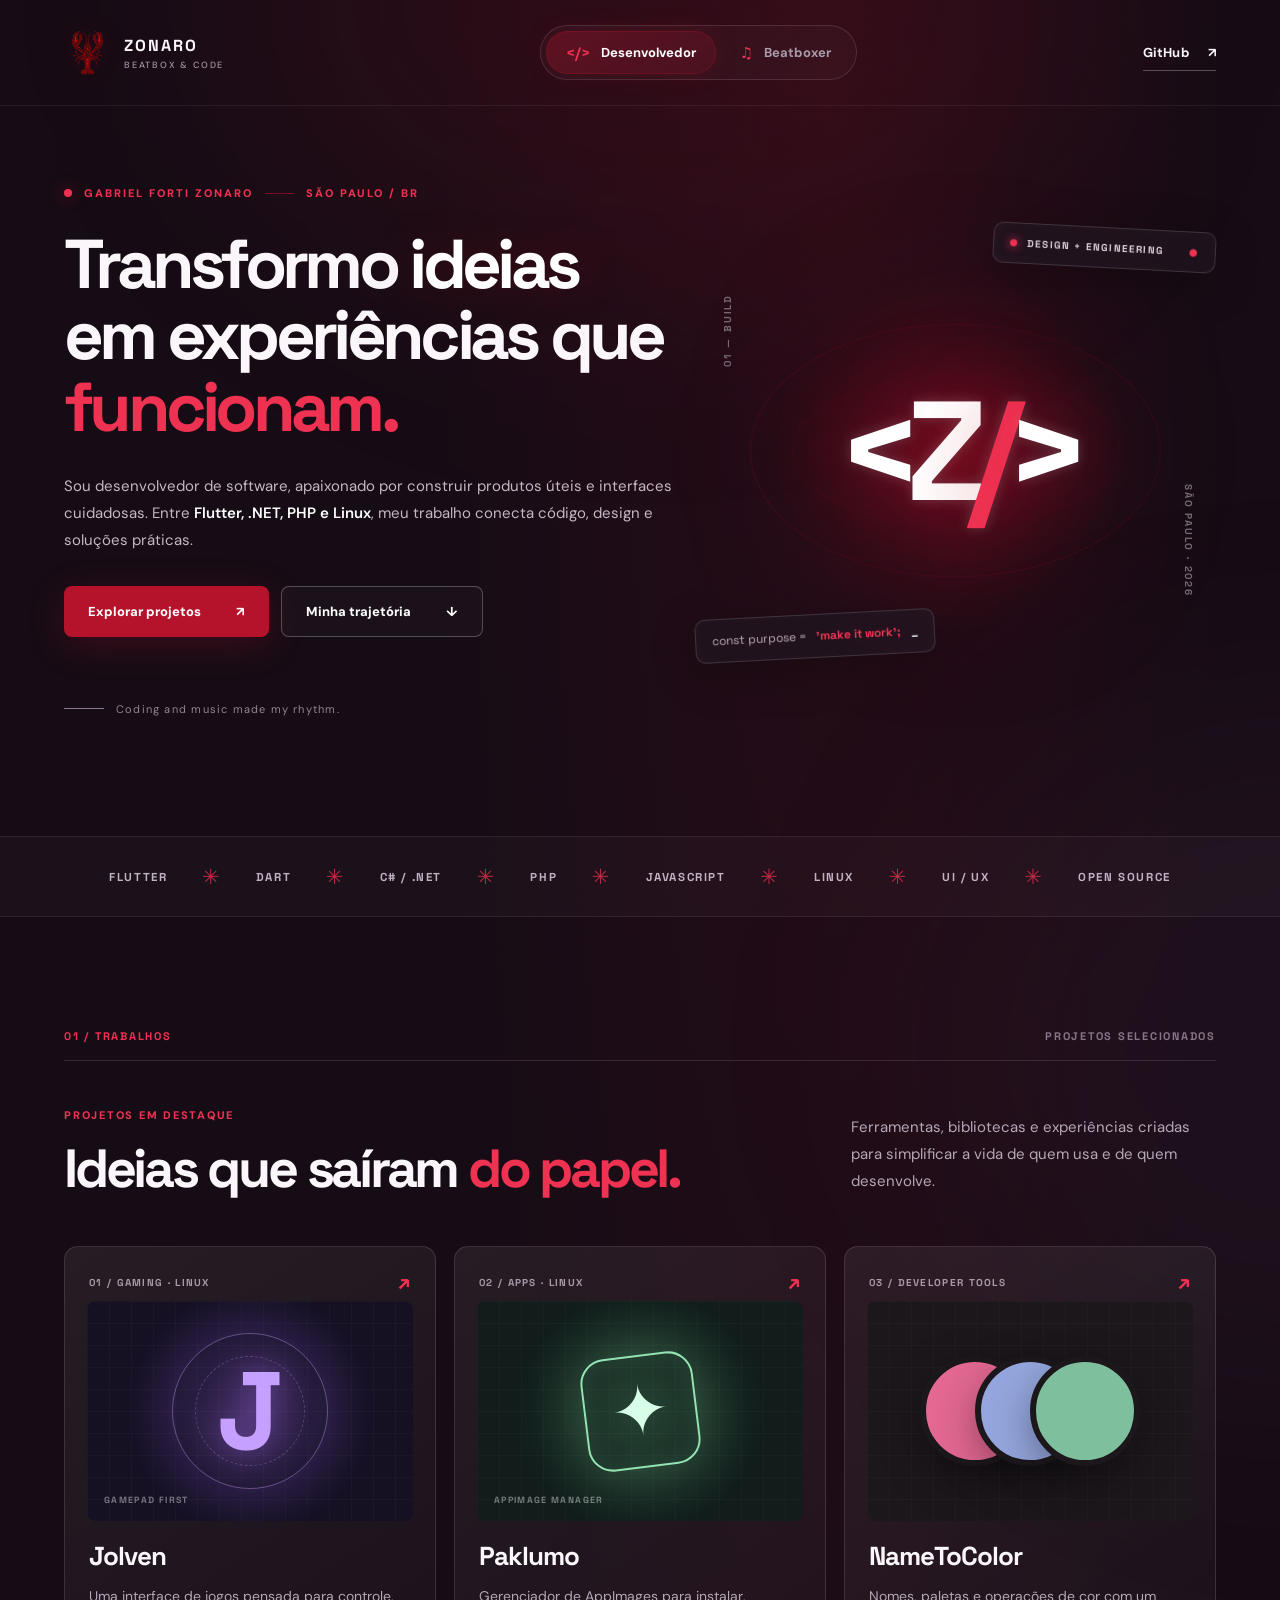
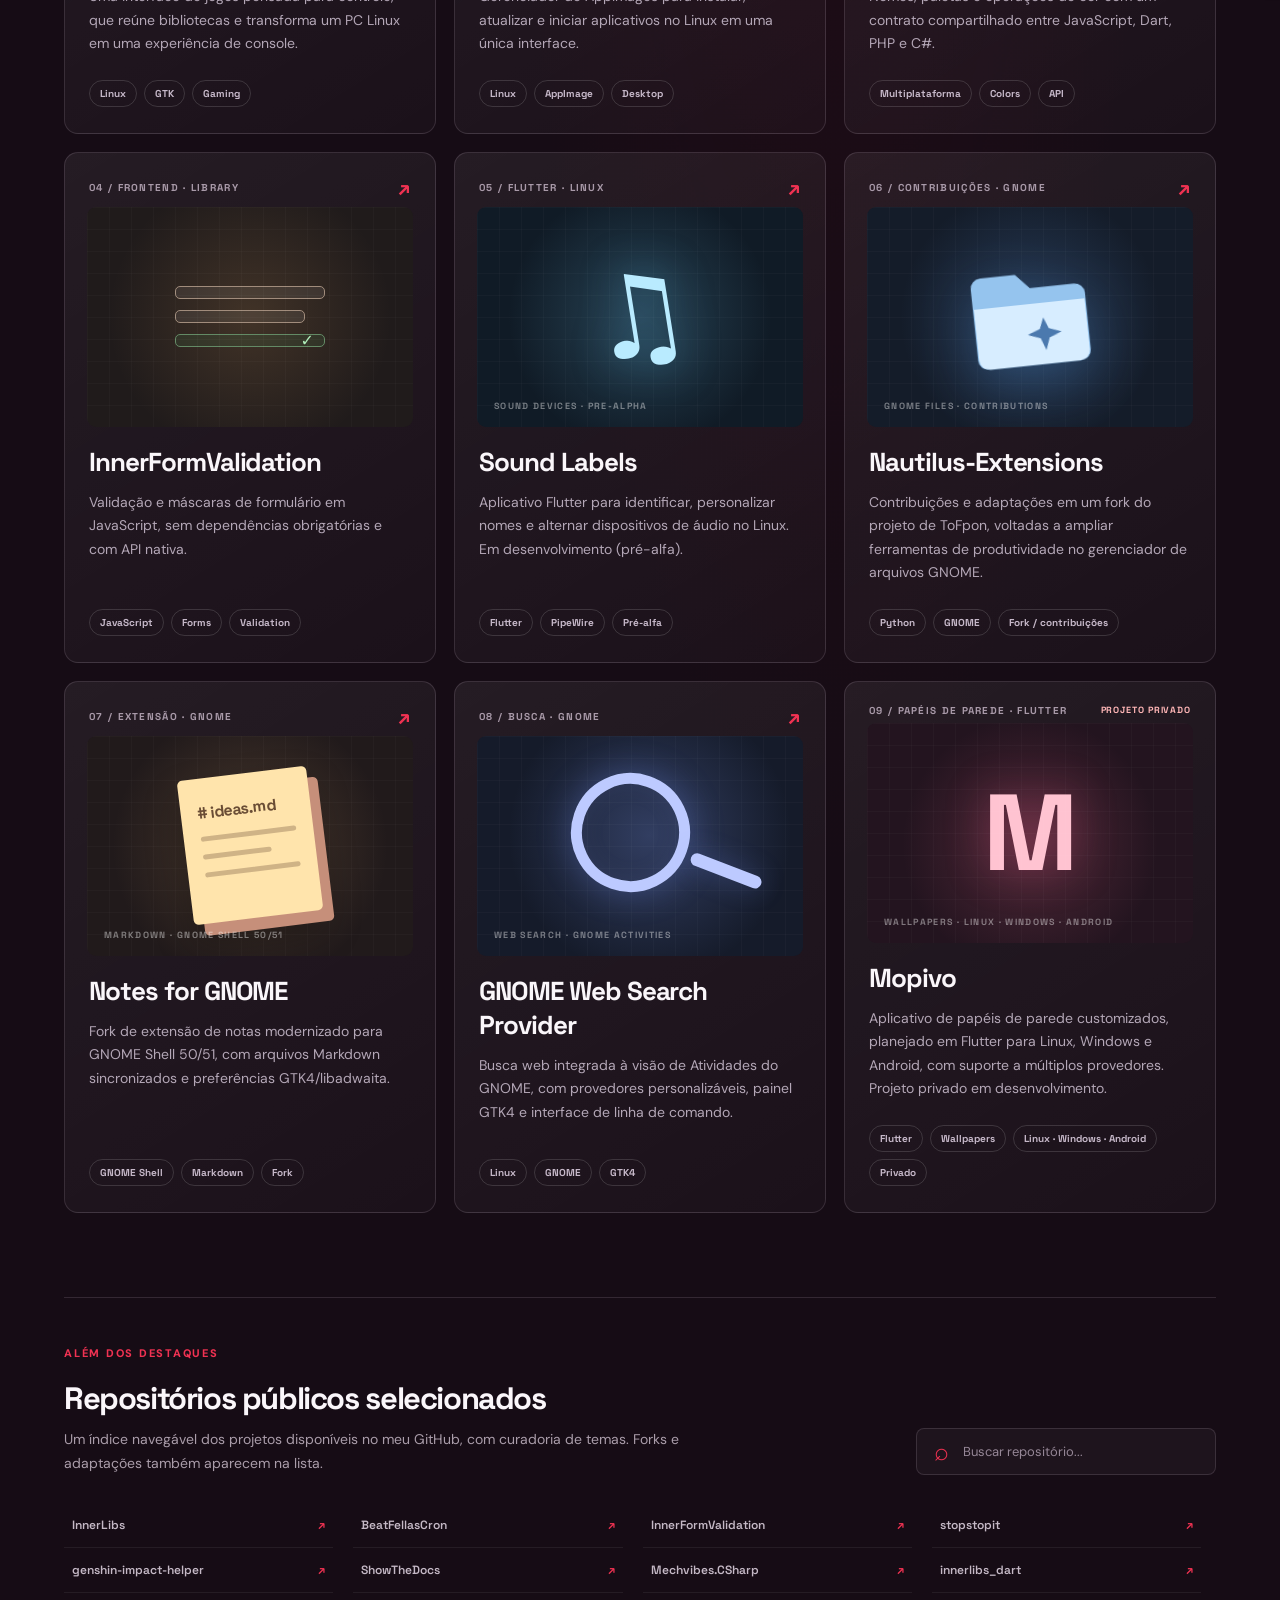
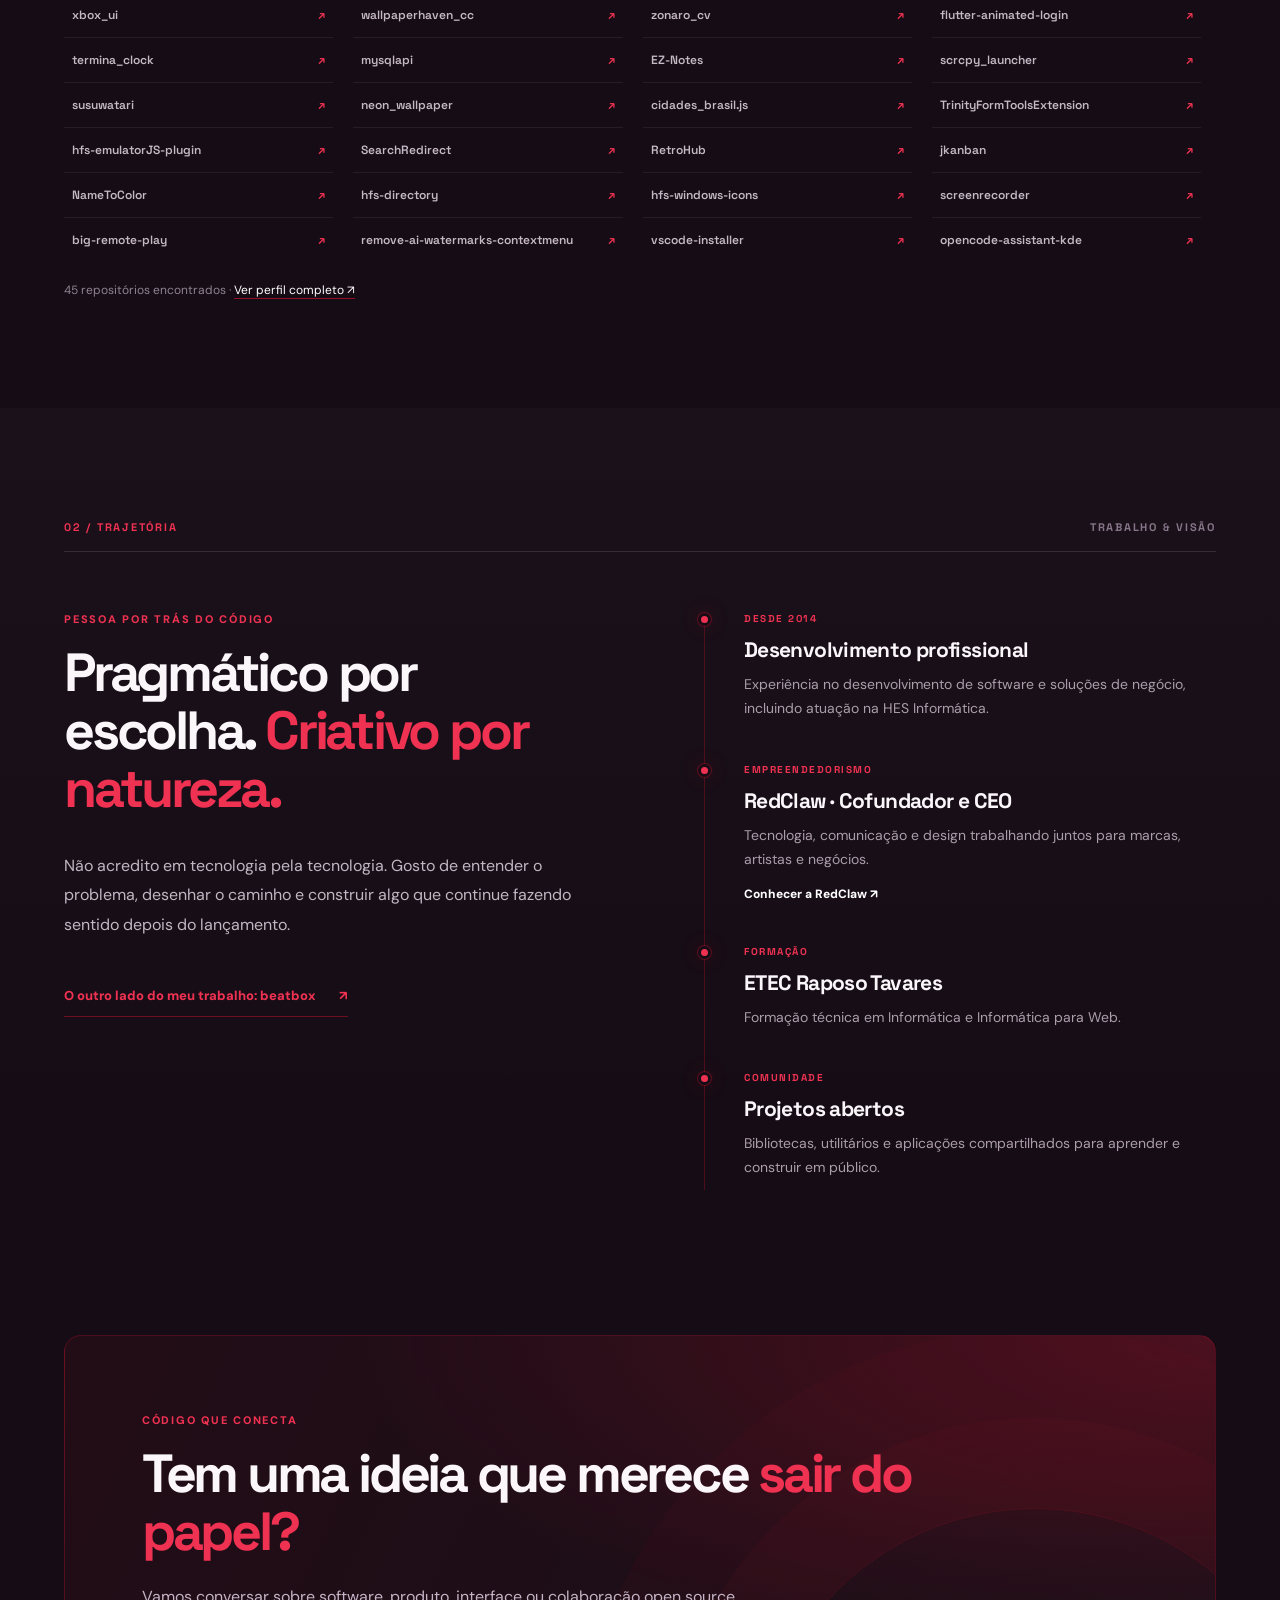
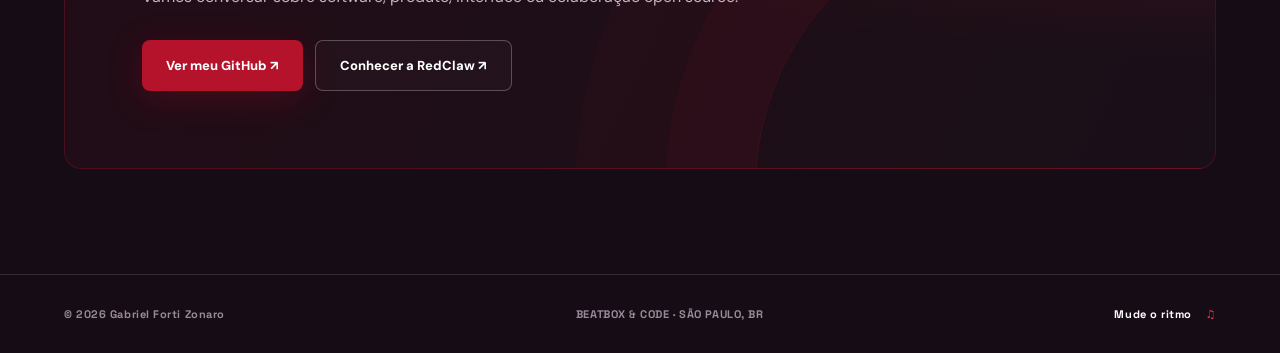
<file: index.html>
<!doctype html>
<html lang="pt-BR" data-persona="dev">
<head>
  <meta charset="utf-8">
  <meta name="viewport" content="width=device-width,initial-scale=1">
  <meta name="color-scheme" content="dark">
  <meta name="theme-color" content="#160c15">
  <meta name="description" content="Gabriel Forti Zonaro: desenvolvedor de software desde 2014, criador de projetos open source em Flutter, Dart, C#, .NET, PHP e Linux. CEO e cofundador da RedClaw.">
  <meta name="author" content="Gabriel Forti Zonaro">
  <meta name="robots" content="index,follow,max-image-preview:large">
  <meta property="og:type" content="profile">
  <meta property="og:locale" content="pt_BR">
  <meta property="og:site_name" content="Zonaro · Beatbox & Code">
  <meta property="og:title" content="Gabriel Forti Zonaro — Desenvolvedor & Criador">
  <meta property="og:description" content="Código, design e música no mesmo ritmo. Conheça os projetos de software de Zonaro e sua atuação na RedClaw.">
  <meta property="og:url" content="https://zonaro.github.io/">
  <meta property="og:image" content="https://avatars.githubusercontent.com/u/8564191?v=4">
  <meta name="twitter:card" content="summary">
  <link rel="canonical" href="https://zonaro.github.io/">
  <link rel="alternate" type="application/json" href="/profile.json" title="Perfil estruturado">
  <link rel="icon" type="image/svg+xml" href="/assets/favicon.svg">
  <link rel="preconnect" href="https://fonts.googleapis.com">
  <link rel="preconnect" href="https://fonts.gstatic.com" crossorigin>
  <link href="https://fonts.googleapis.com/css2?family=DM+Sans:wght@400;500;600;700;800&family=Space+Grotesk:wght@400;500;600;700&display=swap" rel="stylesheet">
  <link rel="stylesheet" href="/assets/styles.css">
  <script defer src="/assets/main.js"></script>
  <script type="application/ld+json">
  {
    "@context":"https://schema.org","@type":"Person","@id":"https://zonaro.github.io/#person",
    "name":"Gabriel Forti Zonaro","alternateName":["Zonaro","Kaizonaro"],
    "url":"https://zonaro.github.io/","image":"https://avatars.githubusercontent.com/u/8564191?v=4",
    "description":"Desenvolvedor de software brasileiro, CEO e cofundador da RedClaw, músico e beatboxer.",
    "homeLocation":{"@type":"Place","name":"São Paulo, SP, Brasil"},
    "jobTitle":["Desenvolvedor de software","CEO e cofundador da RedClaw","Beatboxer"],
    "knowsAbout":["Flutter","Dart","C#",".NET","PHP","JavaScript","Linux","Desenvolvimento web","Beatbox"],
    "worksFor":[{"@type":"Organization","name":"HES Informática"},{"@type":"Organization","name":"RedClaw","url":"https://redclaw.com.br/"}],
    "sameAs":["https://github.com/zonaro","https://redclaw.com.br/","https://instagram.com/kaizonaro","https://www.youtube.com/kaizonaro","https://soundcloud.com/kaizonaro","https://www.tiktok.com/@kaizonarobbx"]
  }
  </script>
  <title>Gabriel Forti Zonaro — Desenvolvedor | Beatbox & Code</title>
</head>
<body>
  <a class="skip-link" href="#conteudo">Pular para o conteúdo</a>
  <div class="ambient ambient-a" aria-hidden="true"></div>
  <div class="ambient ambient-b" aria-hidden="true"></div>
  <header class="site-header">
    <a class="brand" href="/" aria-label="Zonaro, página inicial"><img class="brand-logo" src="/assets/redclaw-logo.svg" alt="" width="47" height="47"><span class="brand-text">ZONARO<span class="brand-sub">BEATBOX & CODE</span></span></a>
    <nav class="persona-nav" aria-label="Escolha uma área do portfólio">
      <a class="persona-link active" href="/" aria-current="page"><span class="nav-icon" aria-hidden="true">&lt;/&gt;</span> Desenvolvedor</a>
      <a class="persona-link" href="/beatbox/"><span class="nav-icon" aria-hidden="true">♫</span> Beatboxer</a>
    </nav>
    <a class="header-cta" href="https://github.com/zonaro" target="_blank" rel="noopener noreferrer">GitHub <span aria-hidden="true">↗</span></a>
  </header>

  <main id="conteudo">
    <section class="hero section-shell">
      <div class="hero-copy">
        <p class="eyebrow"><span class="live-dot"></span> GABRIEL FORTI ZONARO <span class="eyebrow-line"></span> SÃO PAULO / BR</p>
        <h1>Transformo <span class="headline-accent">ideias</span> em experiências que <em>funcionam.</em></h1>
        <p class="hero-description">Sou desenvolvedor de software, apaixonado por construir produtos úteis e interfaces cuidadosas. Entre <strong>Flutter, .NET, PHP e Linux</strong>, meu trabalho conecta código, design e soluções práticas.</p>
        <div class="hero-actions">
          <a class="button button-primary" href="#destaques">Explorar projetos <span aria-hidden="true">↗</span></a>
          <a class="button button-ghost" href="#sobre">Minha trajetória <span aria-hidden="true">↓</span></a>
        </div>
        <div class="hero-caption"><span class="caption-rule"></span> Coding and music made my rhythm.</div>
      </div>
      <div class="hero-visual" aria-label="Composição gráfica com código e luz vermelha" role="img">
        <div class="halo halo-one"></div><div class="halo halo-two"></div>
        <div class="orbit orbit-one"></div><div class="orbit orbit-two"></div>
        <div class="visual-glyph">&lt;Z<span>/</span>&gt;</div>
        <div class="visual-panel top-panel"><span class="panel-dot"></span> DESIGN + ENGINEERING <span class="panel-check">●</span></div>
        <div class="visual-panel bottom-panel"><span>const purpose =</span><strong> 'make it work';</strong><span class="cursor">_</span></div>
        <span class="visual-coord coord-left">01 — BUILD</span><span class="visual-coord coord-right">SÃO PAULO · 2026</span>
      </div>
    </section>

    <section class="ticker" aria-label="Especialidades"><div class="ticker-track"><span>FLUTTER</span><i>✳</i><span>DART</span><i>✳</i><span>C# / .NET</span><i>✳</i><span>PHP</span><i>✳</i><span>JAVASCRIPT</span><i>✳</i><span>LINUX</span><i>✳</i><span>UI / UX</span><i>✳</i><span>OPEN SOURCE</span></div></section>

    <section id="destaques" class="section-shell showcase">
      <div class="section-topline"><span class="section-number">01 / TRABALHOS</span><span class="section-side">PROJETOS SELECIONADOS</span></div>
      <div class="section-heading-row"><div><p class="section-kicker">PROJETOS EM DESTAQUE</p><h2>Ideias que saíram <em>do papel.</em></h2></div><p>Ferramentas, bibliotecas e experiências criadas para simplificar a vida de quem usa e de quem desenvolve.</p></div>
      <div class="project-grid">
        <!-- PORTFOLIO:SHOWCASE:START -->
        <a class="project-card" data-curation="secondary" href="https://github.com/zonaro/jolven" target="_blank" rel="noopener noreferrer">
          <div class="card-meta"><span>01 / GAMING · LINUX</span><span class="card-arrow">↗</span></div>
          <div class="card-art card-art-jolven" aria-hidden="true"><span class="art-ring"></span><span class="art-symbol">J</span><span class="art-small">GAMEPAD FIRST</span></div>
          <div class="card-content"><h3>Jolven</h3><p>Uma interface de jogos pensada para controle, que reúne bibliotecas e transforma um PC Linux em uma experiência de console.</p><div class="chips"><span>Linux</span><span>GTK</span><span>Gaming</span></div></div>
        </a>
        <a class="project-card" data-curation="secondary" href="https://github.com/zonaro/Paklumo" target="_blank" rel="noopener noreferrer">
          <div class="card-meta"><span>02 / APPS · LINUX</span><span class="card-arrow">↗</span></div>
          <div class="card-art card-art-paklumo" aria-hidden="true"><span class="app-box">✦</span><span class="art-small">APPIMAGE MANAGER</span></div>
          <div class="card-content"><h3>Paklumo</h3><p>Gerenciador de AppImages para instalar, atualizar e iniciar aplicativos no Linux em uma única interface.</p><div class="chips"><span>Linux</span><span>AppImage</span><span>Desktop</span></div></div>
        </a>
        <a class="project-card" data-curation="secondary" href="https://github.com/zonaro/NameToColor" target="_blank" rel="noopener noreferrer">
          <div class="card-meta"><span>03 / DEVELOPER TOOLS</span><span class="card-arrow">↗</span></div>
          <div class="card-art card-art-colors" aria-hidden="true"><span class="color-disc color-one"></span><span class="color-disc color-two"></span><span class="color-disc color-three"></span></div>
          <div class="card-content"><h3>NameToColor</h3><p>Nomes, paletas e operações de cor com um contrato compartilhado entre JavaScript, Dart, PHP e C#.</p><div class="chips"><span>Multiplataforma</span><span>Colors</span><span>API</span></div></div>
        </a>
        <a class="project-card" data-curation="secondary" href="https://github.com/zonaro/InnerFormValidation" target="_blank" rel="noopener noreferrer">
          <div class="card-meta"><span>04 / FRONTEND · LIBRARY</span><span class="card-arrow">↗</span></div>
          <div class="card-art card-art-form" aria-hidden="true"><div class="form-line"></div><div class="form-line form-line-short"></div><div class="form-line form-line-check">✓</div></div>
          <div class="card-content"><h3>InnerFormValidation</h3><p>Validação e máscaras de formulário em JavaScript, sem dependências obrigatórias e com API nativa.</p><div class="chips"><span>JavaScript</span><span>Forms</span><span>Validation</span></div></div>
        </a>
        <a class="project-card" data-curation="secondary" href="https://github.com/zonaro/sound-labels" target="_blank" rel="noopener noreferrer">
          <div class="card-meta"><span>05 / FLUTTER · LINUX</span><span class="card-arrow">↗</span></div>
          <div class="card-art card-art-audio" aria-hidden="true"><span class="audio-wave">♫</span><span class="art-small">SOUND DEVICES · PRE-ALPHA</span></div>
          <div class="card-content"><h3>Sound Labels</h3><p>Aplicativo Flutter para identificar, personalizar nomes e alternar dispositivos de áudio no Linux. Em desenvolvimento (pré-alfa).</p><div class="chips"><span>Flutter</span><span>PipeWire</span><span>Pré-alfa</span></div></div>
        </a>
        <a class="project-card" data-curation="secondary" href="https://github.com/zonaro/Nautilus-Extensions" target="_blank" rel="noopener noreferrer">
          <div class="card-meta"><span>06 / CONTRIBUIÇÕES · GNOME</span><span class="card-arrow">↗</span></div>
          <div class="card-art card-art-nautilus" aria-hidden="true"><svg class="nautilus-folder" viewBox="0 0 128 128"><path d="M14 35a9 9 0 0 1 9-9h31l12 13h39a9 9 0 0 1 9 9v50a9 9 0 0 1-9 9H23a9 9 0 0 1-9-9Z" fill="#95c4ee"/><path d="M15 53h98v45a9 9 0 0 1-9 9H24a9 9 0 0 1-9-9Z" fill="#d7edff"/><path d="m75 66 4 10 11 4-11 4-4 11-4-11-11-4 11-4Z" fill="#4b79ae"/></svg><span class="art-small">GNOME FILES · CONTRIBUTIONS</span></div>
          <div class="card-content"><h3>Nautilus-Extensions</h3><p>Contribuições e adaptações em um fork do projeto de ToFpon, voltadas a ampliar ferramentas de produtividade no gerenciador de arquivos GNOME.</p><div class="chips"><span>Python</span><span>GNOME</span><span>Fork / contribuições</span></div></div>
        </a>
        <a class="project-card" data-curation="secondary" href="https://github.com/zonaro/notes-extension-gnome" target="_blank" rel="noopener noreferrer">
          <div class="card-meta"><span>07 / EXTENSÃO · GNOME</span><span class="card-arrow">↗</span></div>
          <div class="card-art card-art-notes" aria-hidden="true"><div class="note-sheet"><span># ideas.md</span><i></i><i></i><i></i></div><span class="art-small">MARKDOWN · GNOME SHELL 50/51</span></div>
          <div class="card-content"><h3>Notes for GNOME</h3><p>Fork de extensão de notas modernizado para GNOME Shell 50/51, com arquivos Markdown sincronizados e preferências GTK4/libadwaita.</p><div class="chips"><span>GNOME Shell</span><span>Markdown</span><span>Fork</span></div></div>
        </a>
        <a class="project-card" data-curation="secondary" href="https://github.com/zonaro/gnome-web-search-provider" target="_blank" rel="noopener noreferrer">
          <div class="card-meta"><span>08 / BUSCA · GNOME</span><span class="card-arrow">↗</span></div>
          <div class="card-art card-art-search" aria-hidden="true"><span class="search-lens"></span><span class="art-small">WEB SEARCH · GNOME ACTIVITIES</span></div>
          <div class="card-content"><h3>GNOME Web Search Provider</h3><p>Busca web integrada à visão de Atividades do GNOME, com provedores personalizáveis, painel GTK4 e interface de linha de comando.</p><div class="chips"><span>Linux</span><span>GNOME</span><span>GTK4</span></div></div>
        </a>
        <article class="project-card project-card-private" data-curation="secondary">
          <div class="card-meta"><span>09 / PAPÉIS DE PAREDE · FLUTTER</span><span class="private-label">PROJETO PRIVADO</span></div>
          <div class="card-art card-art-mopivo" aria-hidden="true"><span class="mopivo-letter">M</span><span class="art-small">WALLPAPERS · LINUX · WINDOWS · ANDROID</span></div>
          <div class="card-content"><h3>Mopivo</h3><p>Aplicativo de papéis de parede customizados, planejado em Flutter para Linux, Windows e Android, com suporte a múltiplos provedores. Projeto privado em desenvolvimento.</p><div class="chips"><span>Flutter</span><span>Wallpapers</span><span>Linux · Windows · Android</span><span>Privado</span></div></div>
        </article>
        <!-- PORTFOLIO:SHOWCASE:END -->
      </div>
      <div class="catalog">
        <div class="catalog-heading"><div><p class="section-kicker">ALÉM DOS DESTAQUES</p><h3>Repositórios públicos selecionados</h3><p>Um índice navegável dos projetos disponíveis no meu GitHub, com curadoria de temas. Forks e adaptações também aparecem na lista.</p></div><label class="search-wrap"><span class="sr-only">Buscar repositório</span><span aria-hidden="true">⌕</span><input id="repo-search" type="search" placeholder="Buscar repositório..." autocomplete="off"></label></div>
        <ul class="repo-list" id="repo-list">
          <!-- PORTFOLIO:CATALOG:START -->
          <li><a href="https://github.com/zonaro/InnerLibs">InnerLibs <span>↗</span></a></li>
          <li><a href="https://github.com/zonaro/BeatFellasCron">BeatFellasCron <span>↗</span></a></li>
          <li><a href="https://github.com/zonaro/InnerFormValidation">InnerFormValidation <span>↗</span></a></li>
          <li><a href="https://github.com/zonaro/stopstopit">stopstopit <span>↗</span></a></li>
          <li><a href="https://github.com/zonaro/genshin-impact-helper">genshin-impact-helper <span>↗</span></a></li>
          <li><a href="https://github.com/zonaro/ShowTheDocs">ShowTheDocs <span>↗</span></a></li>
          <li><a href="https://github.com/zonaro/Mechvibes.CSharp">Mechvibes.CSharp <span>↗</span></a></li>
          <li><a href="https://github.com/zonaro/innerlibs_dart">innerlibs_dart <span>↗</span></a></li>
          <li><a href="https://github.com/zonaro/xbox_ui">xbox_ui <span>↗</span></a></li>
          <li><a href="https://github.com/zonaro/wallpaperhaven_cc">wallpaperhaven_cc <span>↗</span></a></li>
          <li><a href="https://github.com/zonaro/zonaro_cv">zonaro_cv <span>↗</span></a></li>
          <li><a href="https://github.com/zonaro/flutter-animated-login">flutter-animated-login <span>↗</span></a></li>
          <li><a href="https://github.com/zonaro/termina_clock">termina_clock <span>↗</span></a></li>
          <li><a href="https://github.com/zonaro/mysqlapi">mysqlapi <span>↗</span></a></li>
          <li><a href="https://github.com/zonaro/EZ-Notes">EZ-Notes <span>↗</span></a></li>
          <li><a href="https://github.com/zonaro/scrcpy_launcher">scrcpy_launcher <span>↗</span></a></li>
          <li><a href="https://github.com/zonaro/susuwatari">susuwatari <span>↗</span></a></li>
          <li><a href="https://github.com/zonaro/neon_wallpaper">neon_wallpaper <span>↗</span></a></li>
          <li><a href="https://github.com/zonaro/cidades_brasil.js">cidades_brasil.js <span>↗</span></a></li>
          <li><a href="https://github.com/zonaro/TrinityFormToolsExtension">TrinityFormToolsExtension <span>↗</span></a></li>
          <li><a href="https://github.com/zonaro/hfs-emulatorJS-plugin">hfs-emulatorJS-plugin <span>↗</span></a></li>
          <li><a href="https://github.com/zonaro/SearchRedirect">SearchRedirect <span>↗</span></a></li>
          <li><a href="https://github.com/zonaro/RetroHub">RetroHub <span>↗</span></a></li>
          <li><a href="https://github.com/zonaro/jkanban">jkanban <span>↗</span></a></li>
          <li><a href="https://github.com/zonaro/NameToColor">NameToColor <span>↗</span></a></li>
          <li><a href="https://github.com/zonaro/hfs-directory">hfs-directory <span>↗</span></a></li>
          <li><a href="https://github.com/zonaro/hfs-windows-icons">hfs-windows-icons <span>↗</span></a></li>
          <li><a href="https://github.com/zonaro/screenrecorder">screenrecorder <span>↗</span></a></li>
          <li><a href="https://github.com/zonaro/big-remote-play">big-remote-play <span>↗</span></a></li>
          <li><a href="https://github.com/zonaro/remove-ai-watermarks-contextmenu">remove-ai-watermarks-contextmenu <span>↗</span></a></li>
          <li><a href="https://github.com/zonaro/vscode-installer">vscode-installer <span>↗</span></a></li>
          <li><a href="https://github.com/zonaro/opencode-assistant-kde">opencode-assistant-kde <span>↗</span></a></li>
          <li><a href="https://github.com/zonaro/TwinTailLauncher-br-lang">TwinTailLauncher-br-lang <span>↗</span></a></li>
          <li><a href="https://github.com/zonaro/scrcpy-installer">scrcpy-installer <span>↗</span></a></li>
          <li><a href="https://github.com/zonaro/SwtFrontend">SwtFrontend <span>↗</span></a></li>
          <li><a href="https://github.com/zonaro/gnome-web-search-provider">gnome-web-search-provider <span>↗</span></a></li>
          <li><a href="https://github.com/zonaro/Nautilus-Extensions">Nautilus-Extensions <span>↗</span></a></li>
          <li><a href="https://github.com/zonaro/jolven">jolven <span>↗</span></a></li>
          <li><a href="https://github.com/zonaro/linuxtoys">linuxtoys <span>↗</span></a></li>
          <li><a href="https://github.com/zonaro/sound-labels">sound-labels <span>↗</span></a></li>
          <li><a href="https://github.com/zonaro/Paklumo">Paklumo <span>↗</span></a></li>
          <li><a href="https://github.com/zonaro/notes-extension-gnome">notes-extension-gnome <span>↗</span></a></li>
          <li><a href="https://github.com/zonaro/DekUI-Fork">DekUI-Fork <span>↗</span></a></li>
          <li><a href="https://github.com/zonaro/opencode-claudinio">opencode-claudinio <span>↗</span></a></li>
          <li><a href="https://github.com/zonaro/opencode-codex-wait">opencode-codex-wait <span>↗</span></a></li>
          <!-- PORTFOLIO:CATALOG:END -->
        </ul>
        <p class="catalog-count" aria-live="polite"><span id="repo-count">45</span> repositórios encontrados · <a href="https://github.com/zonaro?tab=repositories" target="_blank" rel="noopener noreferrer">Ver perfil completo ↗</a></p>
      </div>
    </section>

    <section id="sobre" class="section-shell about-section">
      <div class="section-topline"><span class="section-number">02 / TRAJETÓRIA</span><span class="section-side">TRABALHO & VISÃO</span></div>
      <div class="about-layout">
        <div><p class="section-kicker">PESSOA POR TRÁS DO CÓDIGO</p><h2>Pragmático por escolha. <em>Criativo por natureza.</em></h2><p class="about-lead">Não acredito em tecnologia pela tecnologia. Gosto de entender o problema, desenhar o caminho e construir algo que continue fazendo sentido depois do lançamento.</p><a class="text-link" href="/beatbox/">O outro lado do meu trabalho: beatbox <span aria-hidden="true">↗</span></a></div>
        <div class="timeline">
          <article><span class="timeline-marker"></span><p class="timeline-date">DESDE 2014</p><h3>Desenvolvimento profissional</h3><p>Experiência no desenvolvimento de software e soluções de negócio, incluindo atuação na HES Informática.</p></article>
          <article><span class="timeline-marker"></span><p class="timeline-date">EMPREENDEDORISMO</p><h3>RedClaw · Cofundador e CEO</h3><p>Tecnologia, comunicação e design trabalhando juntos para marcas, artistas e negócios.</p><a href="https://redclaw.com.br/" target="_blank" rel="noopener noreferrer">Conhecer a RedClaw ↗</a></article>
          <article><span class="timeline-marker"></span><p class="timeline-date">FORMAÇÃO</p><h3>ETEC Raposo Tavares</h3><p>Formação técnica em Informática e Informática para Web.</p></article>
          <article><span class="timeline-marker"></span><p class="timeline-date">COMUNIDADE</p><h3>Projetos abertos</h3><p>Bibliotecas, utilitários e aplicações compartilhados para aprender e construir em público.</p></article>
        </div>
      </div>
    </section>

    <section class="section-shell closing-section"><div class="closing-panel"><p class="section-kicker">CÓDIGO QUE CONECTA</p><h2>Tem uma ideia que merece <em>sair do papel?</em></h2><p>Vamos conversar sobre software, produto, interface ou colaboração open source.</p><div class="hero-actions"><a class="button button-primary" href="https://github.com/zonaro" target="_blank" rel="noopener noreferrer">Ver meu GitHub ↗</a><a class="button button-ghost" href="https://redclaw.com.br/" target="_blank" rel="noopener noreferrer">Conhecer a RedClaw ↗</a></div></div></section>
  </main>
  <footer class="site-footer"><span>© <span data-year>2026</span> Gabriel Forti Zonaro</span><span>BEATBOX & CODE · SÃO PAULO, BR</span><a href="/beatbox/">Mude o ritmo <span aria-hidden="true">♫</span></a></footer>
</body>
</html>
</file>
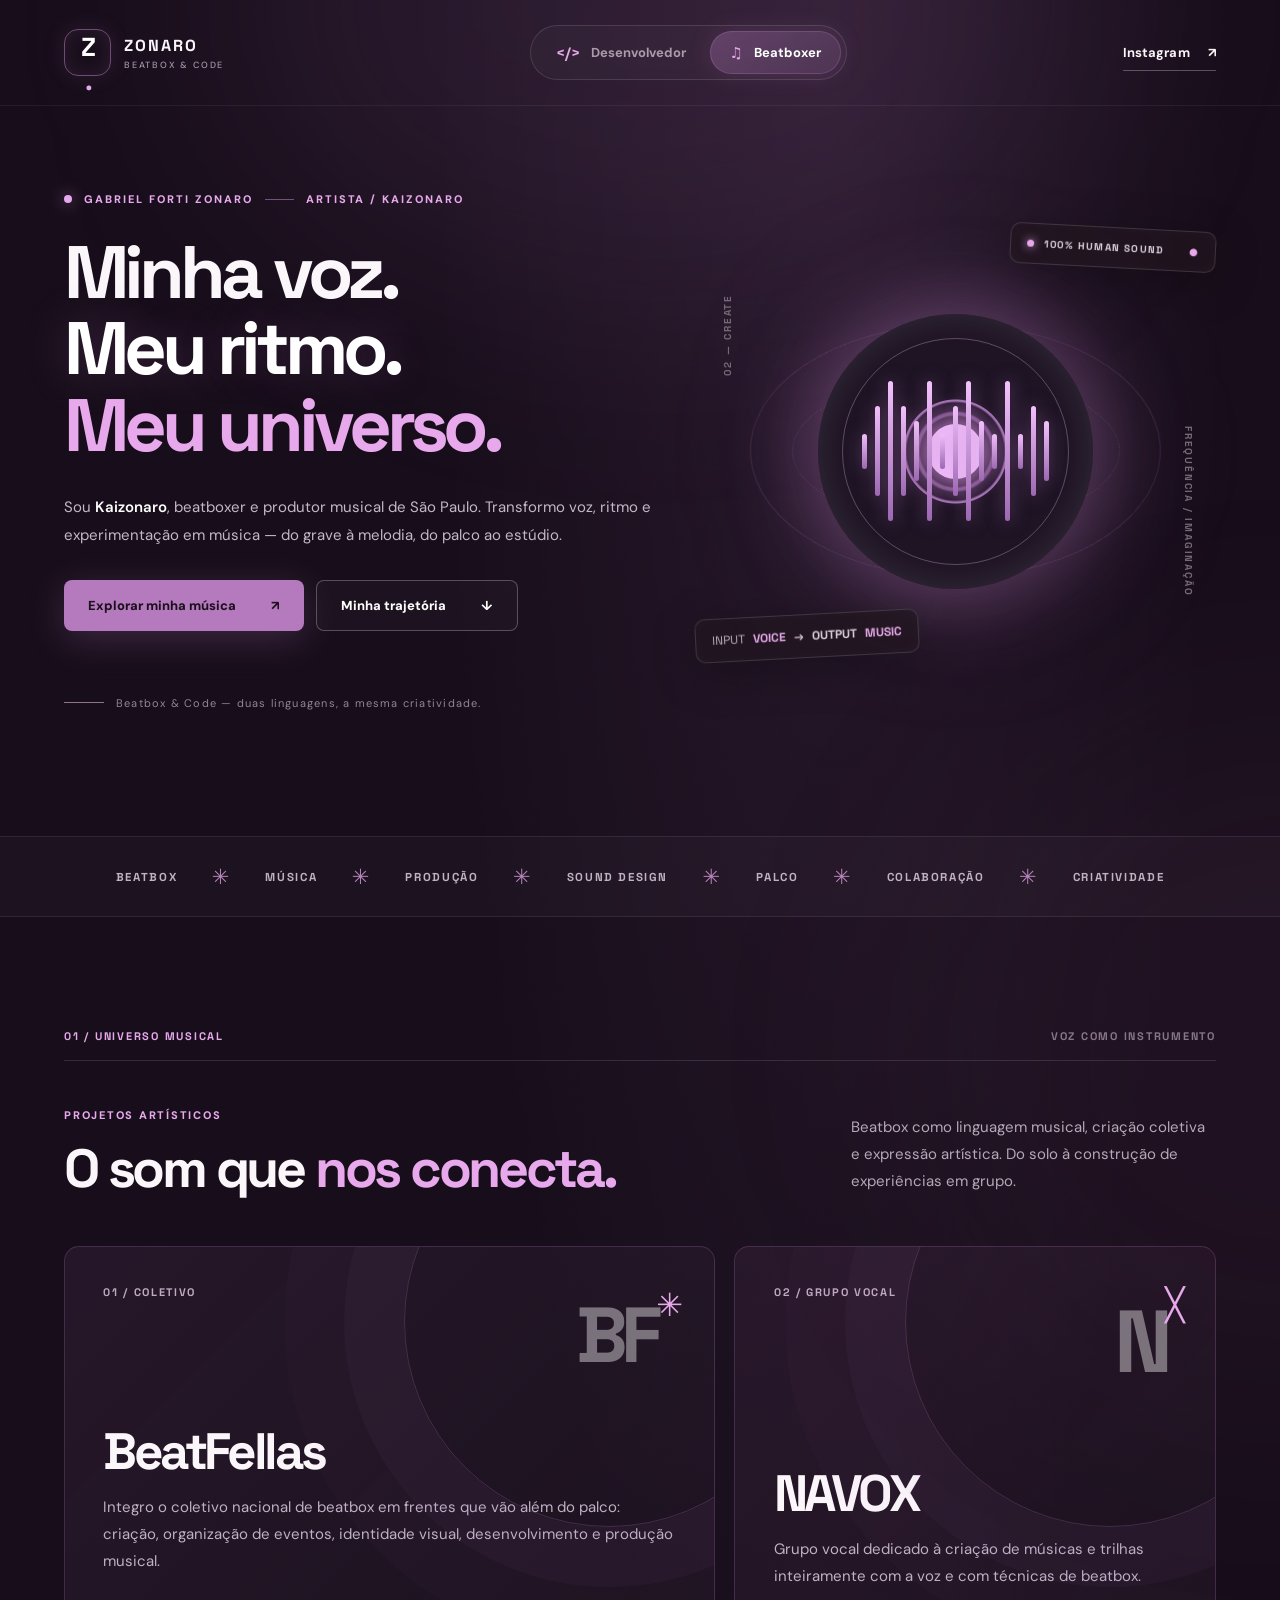
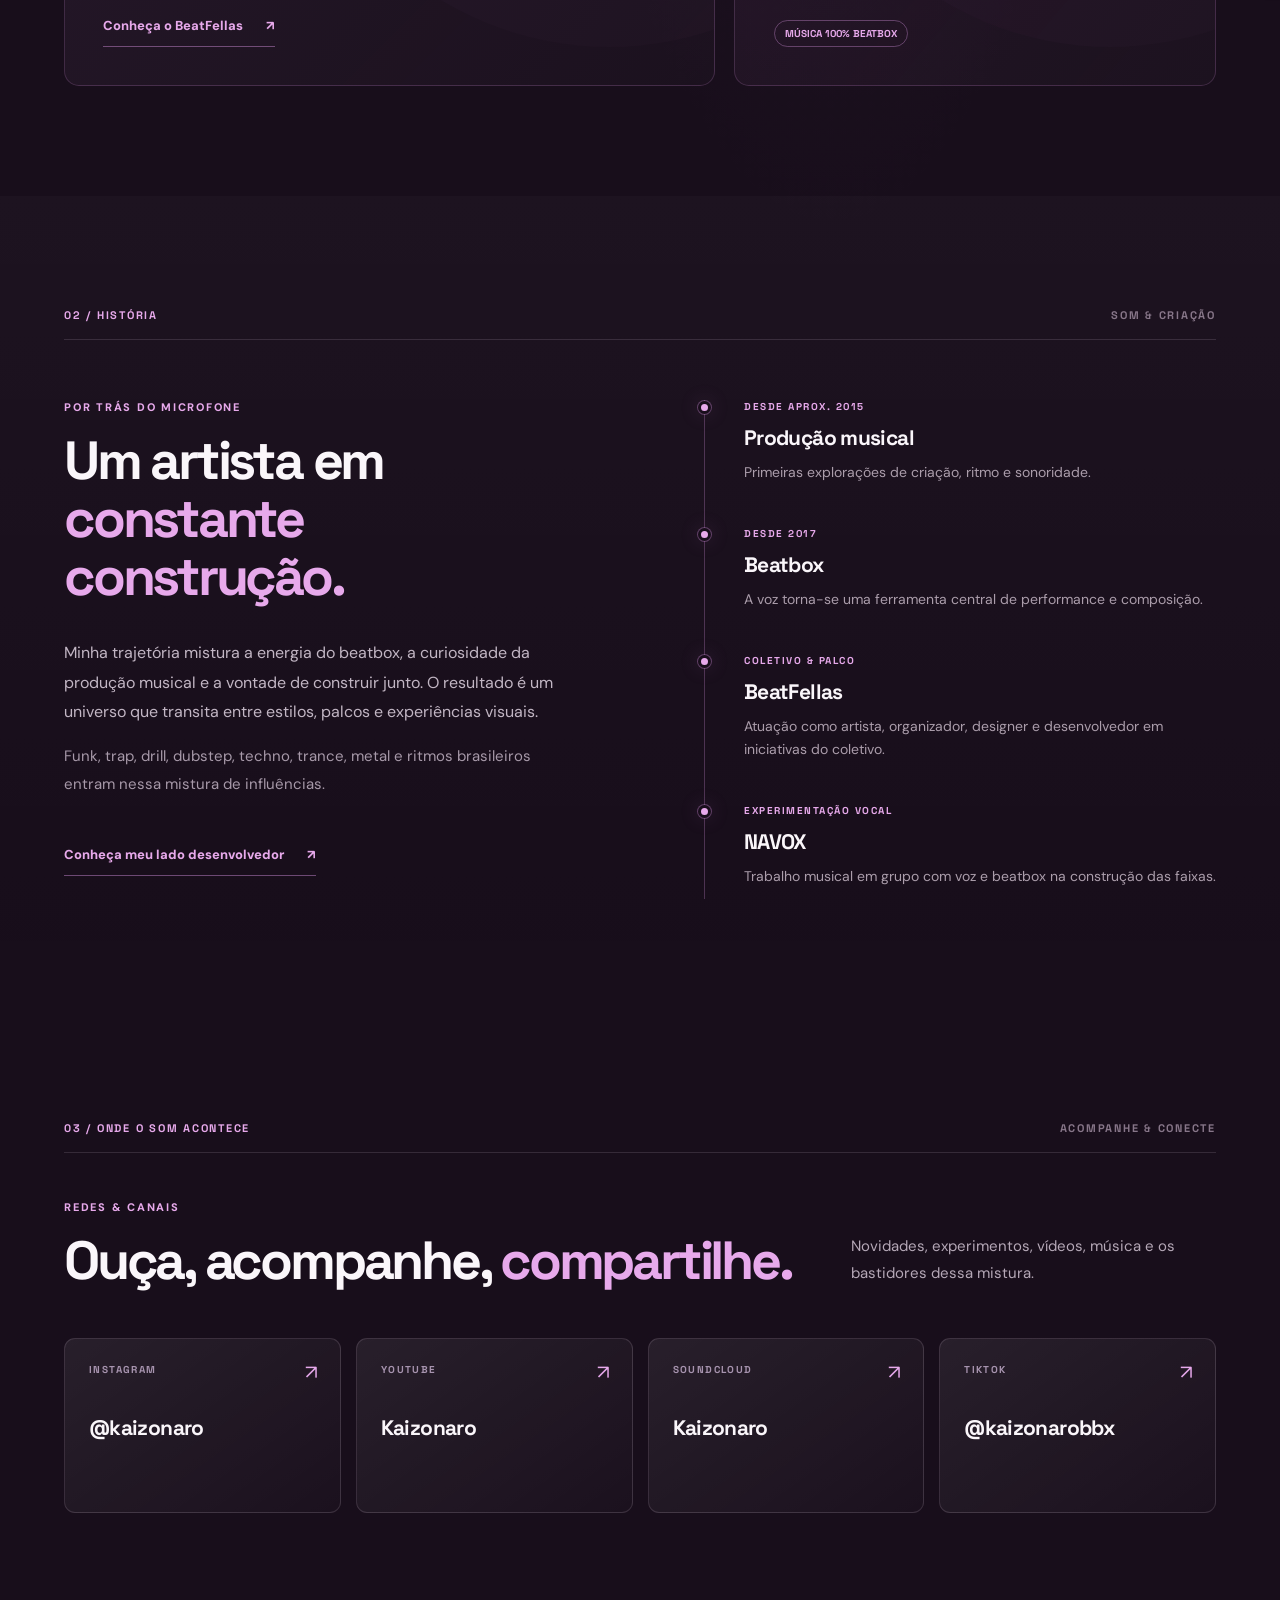
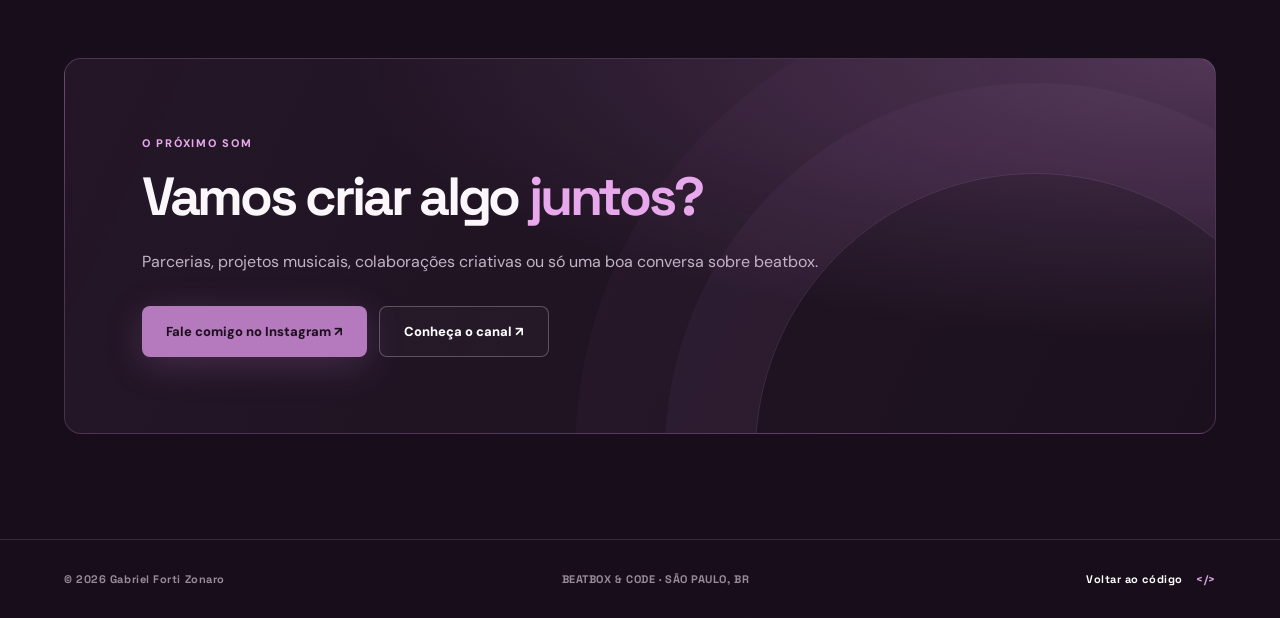
<file: beatbox/index.html>
<!doctype html>
<html lang="pt-BR" data-persona="music">
<head>
  <meta charset="utf-8">
  <meta name="viewport" content="width=device-width,initial-scale=1">
  <meta name="color-scheme" content="dark">
  <meta name="theme-color" content="#180e1b">
  <meta name="description" content="Kaizonaro é o nome artístico de Gabriel Forti Zonaro, beatboxer e produtor musical de São Paulo. Integrante do BeatFellas e do grupo vocal NAVOX.">
  <meta name="author" content="Gabriel Forti Zonaro">
  <meta name="robots" content="index,follow,max-image-preview:large">
  <meta property="og:type" content="profile">
  <meta property="og:locale" content="pt_BR">
  <meta property="og:site_name" content="Zonaro · Beatbox & Code">
  <meta property="og:title" content="Kaizonaro — Beatboxer & Produtor Musical">
  <meta property="og:description" content="Voz, ritmo e criatividade. Conheça Kaizonaro, integrante do BeatFellas e NAVOX.">
  <meta property="og:url" content="https://zonaro.github.io/beatbox/">
  <meta property="og:image" content="https://avatars.githubusercontent.com/u/8564191?v=4">
  <meta name="twitter:card" content="summary">
  <link rel="canonical" href="https://zonaro.github.io/beatbox/">
  <link rel="icon" type="image/svg+xml" href="/assets/favicon.svg">
  <link rel="preconnect" href="https://fonts.googleapis.com">
  <link rel="preconnect" href="https://fonts.gstatic.com" crossorigin>
  <link href="https://fonts.googleapis.com/css2?family=DM+Sans:wght@400;500;600;700;800&family=Space+Grotesk:wght@400;500;600;700&display=swap" rel="stylesheet">
  <link rel="stylesheet" href="/assets/styles.css">
  <script defer src="/assets/main.js"></script>
  <script type="application/ld+json">
  {
    "@context":"https://schema.org","@type":"Person","@id":"https://zonaro.github.io/#person",
    "name":"Gabriel Forti Zonaro","alternateName":["Kaizonaro","Zonaro"],
    "url":"https://zonaro.github.io/beatbox/","image":"https://avatars.githubusercontent.com/u/8564191?v=4",
    "description":"Beatboxer e produtor musical brasileiro, integrante do BeatFellas e NAVOX.",
    "homeLocation":{"@type":"Place","name":"São Paulo, SP, Brasil"},
    "knowsAbout":["Beatbox","Produção musical","Música eletrônica","Design gráfico","Desenvolvimento de software"],
    "memberOf":[{"@type":"MusicGroup","name":"BeatFellas","url":"https://beatfellas.com.br/"},{"@type":"MusicGroup","name":"NAVOX"}],
    "sameAs":["https://instagram.com/kaizonaro","https://www.youtube.com/kaizonaro","https://soundcloud.com/kaizonaro","https://www.tiktok.com/@kaizonarobbx","https://github.com/zonaro"]
  }
  </script>
  <title>Kaizonaro — Beatboxer & Produtor Musical | Beatbox & Code</title>
</head>
<body>
  <a class="skip-link" href="#conteudo">Pular para o conteúdo</a>
  <div class="ambient ambient-a" aria-hidden="true"></div><div class="ambient ambient-b" aria-hidden="true"></div>
  <header class="site-header">
    <a class="brand" href="/" aria-label="Zonaro, página inicial"><span class="brand-mark">Z<span class="brand-dot">.</span></span><span class="brand-text">ZONARO<span class="brand-sub">BEATBOX & CODE</span></span></a>
    <nav class="persona-nav" aria-label="Escolha uma área do portfólio">
      <a class="persona-link" href="/"><span class="nav-icon" aria-hidden="true">&lt;/&gt;</span> Desenvolvedor</a>
      <a class="persona-link active" href="/beatbox/" aria-current="page"><span class="nav-icon" aria-hidden="true">♫</span> Beatboxer</a>
    </nav>
    <a class="header-cta" href="https://instagram.com/kaizonaro" target="_blank" rel="noopener noreferrer">Instagram <span aria-hidden="true">↗</span></a>
  </header>
  <main id="conteudo">
    <section class="hero artist-hero section-shell">
      <div class="hero-copy">
        <p class="eyebrow"><span class="live-dot"></span> GABRIEL FORTI ZONARO <span class="eyebrow-line"></span> ARTISTA / KAIZONARO</p>
        <h1>Minha voz.<br><span class="headline-accent">Meu ritmo.</span><br><em>Meu universo.</em></h1>
        <p class="hero-description">Sou <strong>Kaizonaro</strong>, beatboxer e produtor musical de São Paulo. Transformo voz, ritmo e experimentação em música — do grave à melodia, do palco ao estúdio.</p>
        <div class="hero-actions"><a class="button button-primary" href="#musica">Explorar minha música <span aria-hidden="true">↗</span></a><a class="button button-ghost" href="#trajetoria">Minha trajetória <span aria-hidden="true">↓</span></a></div>
        <div class="hero-caption"><span class="caption-rule"></span> Beatbox & Code — duas linguagens, a mesma criatividade.</div>
      </div>
      <div class="hero-visual artist-visual" aria-label="Composição gráfica de ondas sonoras em tons lilás e vinho" role="img">
        <div class="halo halo-one"></div><div class="halo halo-two"></div>
        <div class="orbit orbit-one"></div><div class="orbit orbit-two"></div>
        <div class="music-disc"><span class="disc-core"></span><span class="disc-ring"></span></div>
        <div class="sound-bars" aria-hidden="true"><i></i><i></i><i></i><i></i><i></i><i></i><i></i><i></i><i></i><i></i><i></i><i></i><i></i><i></i><i></i></div>
        <div class="visual-panel top-panel"><span class="panel-dot"></span> 100% HUMAN SOUND <span class="panel-check">●</span></div>
        <div class="visual-panel bottom-panel"><span>INPUT</span><strong> VOICE</strong><span class="audio-arrow">→</span><span>OUTPUT</span><strong> MUSIC</strong></div>
        <span class="visual-coord coord-left">02 — CREATE</span><span class="visual-coord coord-right">FREQUÊNCIA / IMAGINAÇÃO</span>
      </div>
    </section>
    <section class="ticker" aria-label="Expressões artísticas"><div class="ticker-track"><span>BEATBOX</span><i>✳</i><span>MÚSICA</span><i>✳</i><span>PRODUÇÃO</span><i>✳</i><span>SOUND DESIGN</span><i>✳</i><span>PALCO</span><i>✳</i><span>COLABORAÇÃO</span><i>✳</i><span>CRIATIVIDADE</span></div></section>

    <section id="musica" class="section-shell showcase">
      <div class="section-topline"><span class="section-number">01 / UNIVERSO MUSICAL</span><span class="section-side">VOZ COMO INSTRUMENTO</span></div>
      <div class="section-heading-row"><div><p class="section-kicker">PROJETOS ARTÍSTICOS</p><h2>O som que <em>nos conecta.</em></h2></div><p>Beatbox como linguagem musical, criação coletiva e expressão artística. Do solo à construção de experiências em grupo.</p></div>
      <div class="music-projects">
        <article class="music-project music-project-feature">
          <div class="music-project-top"><span>01 / COLETIVO</span><span class="music-project-symbol">BF<span>✳</span></span></div>
          <div><h3>BeatFellas</h3><p>Integro o coletivo nacional de beatbox em frentes que vão além do palco: criação, organização de eventos, identidade visual, desenvolvimento e produção musical.</p><a class="text-link" href="https://beatfellas.com.br/" target="_blank" rel="noopener noreferrer">Conheça o BeatFellas <span aria-hidden="true">↗</span></a></div>
        </article>
        <article class="music-project music-project-second">
          <div class="music-project-top"><span>02 / GRUPO VOCAL</span><span class="music-project-symbol navox-symbol">N<span>╳</span></span></div>
          <div><h3>NAVOX</h3><p>Grupo vocal dedicado à criação de músicas e trilhas inteiramente com a voz e com técnicas de beatbox.</p><span class="music-tag">MÚSICA 100% BEATBOX</span></div>
        </article>
      </div>
    </section>

    <section id="trajetoria" class="section-shell about-section">
      <div class="section-topline"><span class="section-number">02 / HISTÓRIA</span><span class="section-side">SOM & CRIAÇÃO</span></div>
      <div class="about-layout">
        <div><p class="section-kicker">POR TRÁS DO MICROFONE</p><h2>Um artista em <em>constante construção.</em></h2><p class="about-lead">Minha trajetória mistura a energia do beatbox, a curiosidade da produção musical e a vontade de construir junto. O resultado é um universo que transita entre estilos, palcos e experiências visuais.</p><p class="about-lead small-lead">Funk, trap, drill, dubstep, techno, trance, metal e ritmos brasileiros entram nessa mistura de influências.</p><a class="text-link" href="/">Conheça meu lado desenvolvedor <span aria-hidden="true">↗</span></a></div>
        <div class="timeline">
          <article><span class="timeline-marker"></span><p class="timeline-date">DESDE APROX. 2015</p><h3>Produção musical</h3><p>Primeiras explorações de criação, ritmo e sonoridade.</p></article>
          <article><span class="timeline-marker"></span><p class="timeline-date">DESDE 2017</p><h3>Beatbox</h3><p>A voz torna-se uma ferramenta central de performance e composição.</p></article>
          <article><span class="timeline-marker"></span><p class="timeline-date">COLETIVO & PALCO</p><h3>BeatFellas</h3><p>Atuação como artista, organizador, designer e desenvolvedor em iniciativas do coletivo.</p></article>
          <article><span class="timeline-marker"></span><p class="timeline-date">EXPERIMENTAÇÃO VOCAL</p><h3>NAVOX</h3><p>Trabalho musical em grupo com voz e beatbox na construção das faixas.</p></article>
        </div>
      </div>
    </section>

    <section class="section-shell social-section">
      <div class="section-topline"><span class="section-number">03 / ONDE O SOM ACONTECE</span><span class="section-side">ACOMPANHE & CONECTE</span></div>
      <div class="section-heading-row"><div><p class="section-kicker">REDES & CANAIS</p><h2>Ouça, acompanhe, <em>compartilhe.</em></h2></div><p>Novidades, experimentos, vídeos, música e os bastidores dessa mistura.</p></div>
      <div class="social-grid">
        <a href="https://instagram.com/kaizonaro" target="_blank" rel="noopener noreferrer"><span>INSTAGRAM</span><strong>@kaizonaro</strong><span class="social-arrow">↗</span></a>
        <a href="https://www.youtube.com/kaizonaro" target="_blank" rel="noopener noreferrer"><span>YOUTUBE</span><strong>Kaizonaro</strong><span class="social-arrow">↗</span></a>
        <a href="https://soundcloud.com/kaizonaro" target="_blank" rel="noopener noreferrer"><span>SOUNDCLOUD</span><strong>Kaizonaro</strong><span class="social-arrow">↗</span></a>
        <a href="https://www.tiktok.com/@kaizonarobbx" target="_blank" rel="noopener noreferrer"><span>TIKTOK</span><strong>@kaizonarobbx</strong><span class="social-arrow">↗</span></a>
      </div>
    </section>
    <section class="section-shell closing-section"><div class="closing-panel"><p class="section-kicker">O PRÓXIMO SOM</p><h2>Vamos criar algo <em>juntos?</em></h2><p>Parcerias, projetos musicais, colaborações criativas ou só uma boa conversa sobre beatbox.</p><div class="hero-actions"><a class="button button-primary" href="https://instagram.com/kaizonaro" target="_blank" rel="noopener noreferrer">Fale comigo no Instagram ↗</a><a class="button button-ghost" href="https://www.youtube.com/kaizonaro" target="_blank" rel="noopener noreferrer">Conheça o canal ↗</a></div></div></section>
  </main>
  <footer class="site-footer"><span>© <span data-year>2026</span> Gabriel Forti Zonaro</span><span>BEATBOX & CODE · SÃO PAULO, BR</span><a href="/">Voltar ao código <span aria-hidden="true">&lt;/&gt;</span></a></footer>
</body>
</html>
</file>
<file: assets/styles.css>
:root {
  --bg:#160c15; --bg-2:#21101d; --surface:#241622; --surface-2:#2c1b2a;
  --ink:#faf6fa; --muted:#bcb0bd; --line:rgba(255,233,250,.13);
  --accent:#b5122b; --accent-bright:#f03252; --accent-rgb:181,18,43;
  --font-body:"DM Sans",Inter,ui-sans-serif,system-ui,sans-serif;
  --font-display:"Space Grotesk",var(--font-body);
  font-family:var(--font-body);color:var(--ink);background:var(--bg);
  scroll-behavior:smooth;
}
html[data-persona="music"] {
  --bg:#180e1b; --bg-2:#211328; --surface:#261a2b; --surface-2:#342038;
  --accent:#b47abd; --accent-bright:#e7a9eb; --accent-rgb:180,122,189;
}
*,*::before,*::after{box-sizing:border-box}
body{margin:0;min-width:320px;overflow-x:hidden;background:radial-gradient(ellipse at 65% 1%,rgba(var(--accent-rgb),.1),transparent 34%),var(--bg)}
a{color:inherit;text-decoration:none}
button,input{font:inherit}
button,a,input{ -webkit-tap-highlight-color:transparent}
button:focus-visible,a:focus-visible,input:focus-visible{outline:2px solid var(--accent-bright);outline-offset:5px}
::selection{background:var(--accent);color:#fff}
.sr-only{position:absolute;width:1px;height:1px;overflow:hidden;clip:rect(0,0,0,0);white-space:nowrap}
.skip-link{position:fixed;z-index:1000;top:-70px;left:12px;background:#fff;color:#111;padding:12px 18px;border-radius:8px}
.skip-link:focus{top:12px}
.ambient{position:absolute;pointer-events:none;border-radius:50%;filter:blur(115px);z-index:0}
.ambient-a{width:min(70vw,850px);height:560px;top:-270px;left:18%;background:rgba(var(--accent-rgb),.11)}
.ambient-b{width:min(60vw,700px);height:700px;top:700px;right:-28%;background:rgba(111,55,97,.09)}
.site-header{position:relative;z-index:20;display:flex;align-items:center;justify-content:space-between;gap:22px;max-width:1580px;margin:0 auto;padding:25px clamp(22px,5vw,80px);border-bottom:1px solid rgba(255,255,255,.06)}
.brand{display:flex;align-items:center;gap:13px;min-width:190px}
.brand-logo{display:block;width:47px;height:47px;object-fit:contain;filter:drop-shadow(0 0 11px rgba(225,6,0,.25))}
.brand-mark{display:grid;place-items:center;width:47px;height:47px;border:1px solid rgba(var(--accent-rgb),.56);border-radius:14px;box-shadow:inset 0 0 20px rgba(var(--accent-rgb),.13),0 0 22px rgba(var(--accent-rgb),.12);color:#fff;font-family:var(--font-display);font-weight:700;font-size:26px;letter-spacing:-.08em}
.brand-dot{color:var(--accent-bright)}
.brand-text{display:flex;flex-direction:column;font-family:var(--font-display);font-size:16px;font-weight:700;letter-spacing:.12em}
.brand-sub{margin-top:3px;font:500 9px var(--font-body);letter-spacing:.2em;color:#a495a8}
.persona-nav{display:flex;align-items:center;gap:4px;padding:5px;border:1px solid var(--line);border-radius:999px;background:rgba(255,255,255,.025)}
.persona-link{display:flex;align-items:center;justify-content:center;gap:11px;padding:12px 20px;border-radius:999px;color:#a99ba9;font-size:13px;font-weight:700;transition:color .35s,background .35s,box-shadow .35s}
.persona-link:hover{color:#fff}
.persona-link.active{background:linear-gradient(140deg,rgba(var(--accent-rgb),.35),rgba(var(--accent-rgb),.16));color:#fff;box-shadow:inset 0 0 0 1px rgba(var(--accent-rgb),.28),0 0 24px rgba(var(--accent-rgb),.16)}
.nav-icon{font:700 15px var(--font-display);color:var(--accent-bright)}
.header-cta{font-size:13px;font-weight:700;letter-spacing:.01em;border-bottom:1px solid rgba(255,255,255,.28);padding:9px 0;transition:color .3s,border-color .3s}
.header-cta:hover{color:var(--accent-bright);border-color:var(--accent)}
.header-cta span{margin-left:15px}
.section-shell{position:relative;max-width:1580px;margin:0 auto;padding-left:clamp(22px,5vw,80px);padding-right:clamp(22px,5vw,80px)}
.hero{min-height:730px;display:grid;grid-template-columns:minmax(0,1.08fr) minmax(0,.92fr);align-items:center;gap:20px;padding-top:60px;padding-bottom:100px}
.hero-copy{position:relative;z-index:2;max-width:830px}
.eyebrow{display:flex;align-items:center;gap:12px;color:var(--accent-bright);font-size:11px;font-weight:800;letter-spacing:.18em}
.live-dot{width:8px;height:8px;flex:0 0 auto;border-radius:50%;background:var(--accent-bright);box-shadow:0 0 15px rgba(var(--accent-rgb),.8)}
.eyebrow-line{display:inline-block;height:1px;width:29px;background:rgba(var(--accent-rgb),.6)}
h1,h2,h3,p{margin-top:0}
h1,h2,h3{font-family:var(--font-display)}
h1{font-size:clamp(56px,5.4vw,94px);line-height:1.03;letter-spacing:-.068em;max-width:900px;margin:29px 0 30px;font-weight:700}
h1 em,h2 em{font-style:normal;color:var(--accent-bright)}
.headline-accent{color:#fff;text-shadow:0 0 45px rgba(var(--accent-rgb),.24)}
.hero-description{max-width:615px;color:#c4b8c5;line-height:1.82;font-size:clamp(15px,1.1vw,18px)}
.hero-description strong{color:#fff;font-weight:600}
.hero-actions{display:flex;gap:12px;flex-wrap:wrap;margin-top:31px}
.button{min-height:51px;display:inline-flex;align-items:center;justify-content:center;gap:35px;padding:14px 24px;border-radius:8px;font-weight:800;font-size:13px;transition:transform .3s,background .3s,box-shadow .3s,border-color .3s}
.button:hover{transform:translateY(-3px)}
.button-primary{color:#fff;background:var(--accent);box-shadow:0 8px 36px rgba(var(--accent-rgb),.24)}
.button-primary:hover{background:var(--accent-bright);box-shadow:0 10px 48px rgba(var(--accent-rgb),.4)}
html[data-persona="music"] .button-primary{color:#1d101e}
.button-ghost{border:1px solid rgba(255,255,255,.25);background:rgba(255,255,255,.025);color:#fff}
.button-ghost:hover{border-color:rgba(var(--accent-rgb),.76);background:rgba(var(--accent-rgb),.11)}
.hero-caption{display:flex;align-items:center;gap:12px;margin-top:65px;font-size:11px;letter-spacing:.11em;color:#938593}
.caption-rule{width:40px;height:1px;background:#8e738c}
.hero-visual{min-height:560px;position:relative;isolation:isolate;display:flex;align-items:center;justify-content:center;overflow:visible}
.hero-visual::before{content:"";position:absolute;inset:0;z-index:-3;background-image:radial-gradient(rgba(255,255,255,.2) .8px,transparent .8px);background-size:23px 23px;opacity:.18;mask-image:radial-gradient(ellipse at center,#000 20%,transparent 70%)}
.halo{position:absolute;border-radius:50%;pointer-events:none}
.halo-one{width:72%;aspect-ratio:1;background:radial-gradient(circle,rgba(var(--accent-rgb),.4) 0%,rgba(var(--accent-rgb),.16) 27%,transparent 66%);filter:blur(18px);animation:glow-pulse 8s ease-in-out infinite alternate}
.halo-two{width:50%;aspect-ratio:1;background:rgba(var(--accent-rgb),.16);filter:blur(80px)}
.orbit{position:absolute;border:1px solid rgba(var(--accent-rgb),.2);border-radius:50%;aspect-ratio:1}
.orbit-one{width:79%;transform:rotateX(52deg) rotate(-25deg)}
.orbit-two{width:63%;transform:rotateX(63deg) rotate(48deg);border-style:dashed}
.visual-glyph{position:relative;font:700 clamp(88px,11vw,180px) var(--font-display);letter-spacing:-.13em;color:#fff;text-shadow:0 0 14px rgba(255,255,255,.18),0 0 80px rgba(var(--accent-rgb),.6);animation:float 7s ease-in-out infinite;white-space:nowrap}
.visual-glyph span{color:var(--accent-bright)}
.visual-panel{position:absolute;z-index:5;display:flex;align-items:center;gap:10px;background:rgba(32,20,31,.8);border:1px solid rgba(255,255,255,.14);box-shadow:0 10px 45px rgba(0,0,0,.25),inset 0 0 16px rgba(255,255,255,.025);backdrop-filter:blur(16px);border-radius:10px;padding:13px 16px;font:700 10px var(--font-display);letter-spacing:.12em;color:#ddd0db}
.top-panel{top:10%;right:0;transform:rotate(3deg)}
.panel-dot{width:7px;height:7px;border-radius:50%;background:var(--accent-bright);box-shadow:0 0 10px var(--accent-bright)}
.panel-check{color:var(--accent-bright);margin-left:15px}
.bottom-panel{bottom:13%;left:0;transform:rotate(-3deg);font-size:12px;letter-spacing:0}
.bottom-panel>span:first-child{color:#beabbc;font-weight:400}
.bottom-panel strong{color:var(--accent-bright)}
.cursor{color:#fff;animation:blink 1s steps(2,start) infinite}
.visual-coord{position:absolute;font:700 10px var(--font-display);letter-spacing:.18em;color:#776875}
.coord-left{left:5%;top:22%;writing-mode:vertical-rl;transform:rotate(180deg)}
.coord-right{right:4%;bottom:24%;writing-mode:vertical-rl}
.ticker{position:relative;z-index:2;overflow:hidden;border-top:1px solid rgba(255,255,255,.08);border-bottom:1px solid rgba(255,255,255,.08);background:rgba(255,255,255,.023)}
.ticker-track{display:flex;justify-content:center;align-items:center;gap:clamp(16px,2.7vw,45px);min-width:max-content;min-height:79px;padding:0 22px;font:700 clamp(10px,.9vw,13px) var(--font-display);letter-spacing:.14em;color:#c1b1c3}
.ticker-track i{font-style:normal;font-size:21px;color:var(--accent-bright);opacity:.75}
.showcase,.about-section,.social-section{padding-top:112px;padding-bottom:110px}
.section-topline{display:flex;justify-content:space-between;gap:30px;padding-bottom:17px;border-bottom:1px solid var(--line);font:700 11px var(--font-display);letter-spacing:.16em}
.section-number{color:var(--accent-bright)}
.section-side{color:#877689}
.section-heading-row{display:flex;align-items:end;justify-content:space-between;gap:55px;margin:47px 0 48px}
.section-kicker{font-size:11px;font-weight:800;letter-spacing:.16em;color:var(--accent-bright);margin-bottom:18px}
h2{font-size:clamp(40px,4.2vw,72px);line-height:1.08;letter-spacing:-.06em;max-width:770px;margin-bottom:0}
.section-heading-row>p{max-width:365px;line-height:1.8;color:#b5a8b7;font-size:15px;margin-bottom:3px}
.project-grid{display:grid;grid-template-columns:repeat(3,minmax(0,1fr));gap:18px}
@media(min-width:801px){.project-grid:has(> :nth-child(4):last-child){grid-template-columns:repeat(2,minmax(0,1fr))}}
.project-card{display:flex;flex-direction:column;min-width:0;background:linear-gradient(148deg,rgba(255,255,255,.065),rgba(255,255,255,.025));border:1px solid var(--line);border-radius:14px;overflow:hidden;transition:transform .45s cubic-bezier(.2,.8,.2,1),border-color .45s,box-shadow .45s}
.project-card:hover{transform:translateY(-8px);border-color:rgba(var(--accent-rgb),.54);box-shadow:0 20px 55px rgba(0,0,0,.2),0 0 32px rgba(var(--accent-rgb),.12)}
.project-card-private:hover{transform:none;border-color:var(--line);box-shadow:none}
.project-card-primary{grid-column:span 2;background:linear-gradient(142deg,rgba(var(--accent-rgb),.16),rgba(255,255,255,.035))}
.card-art-generated{background:radial-gradient(circle at 50% 50%,rgba(var(--accent-rgb),.24),transparent 65%),#19111c}
.card-cover{position:absolute;inset:0;width:100%;height:100%;object-fit:cover;z-index:1}
.card-initial{font:800 108px var(--font-display);color:#e8c9df;text-shadow:0 0 40px rgba(var(--accent-rgb),.35);z-index:1}
.project-detail{padding-top:110px;padding-bottom:120px;max-width:1060px}
.project-detail h1{font-size:clamp(48px,7vw,100px);line-height:1.05;letter-spacing:-.06em}
.project-detail-lead{font-size:clamp(18px,2vw,25px);line-height:1.7;max-width:850px;color:#b9acbb;margin:26px 0}
.project-readme{overflow-wrap:anywhere;line-height:1.8;color:#d4cad5;border-top:1px solid var(--line);padding-top:42px;margin-top:58px}
.project-readme h1,.project-readme h2,.project-readme h3{font-size:clamp(24px,3vw,37px);line-height:1.2;margin:1.6em 0 .65em;letter-spacing:-.035em}
.project-readme p,.project-readme ul,.project-readme ol,.project-readme pre,.project-readme table{margin:0 0 24px}
.project-readme a{color:var(--accent-bright);text-decoration:underline;text-underline-offset:3px}
.project-readme img{max-width:100%;height:auto;border-radius:9px}
.project-readme pre{overflow-x:auto;padding:20px;border:1px solid var(--line);border-radius:10px;background:#120e14}
.project-readme :not(pre)>code{background:rgba(255,255,255,.09);padding:.14em .35em;border-radius:4px}
.project-readme table{display:block;overflow-x:auto;border-collapse:collapse;max-width:100%}
.project-readme td,.project-readme th{border:1px solid var(--line);padding:8px 14px}
.catalog-empty{color:#a99aaa;padding:18px}
.private-label{font-size:9px;color:#ffb7b7;letter-spacing:.1em;white-space:nowrap}
.card-meta{display:flex;align-items:center;justify-content:space-between;gap:20px;padding:22px 24px 0;color:#a99aa9;font:700 10px var(--font-display);letter-spacing:.13em}
.card-arrow{font-size:20px;color:var(--accent-bright);transition:transform .3s}
.project-card:hover .card-arrow{transform:translate(3px,-3px)}
.card-art{position:relative;height:220px;display:flex;align-items:center;justify-content:center;isolation:isolate;margin:6px 22px 10px;overflow:hidden;border-radius:9px;background:radial-gradient(circle at 50% 68%,rgba(var(--accent-rgb),.14),transparent 70%),#1b131e}
.card-art::before{content:"";position:absolute;inset:0;background-image:linear-gradient(rgba(255,255,255,.025) 1px,transparent 1px),linear-gradient(90deg,rgba(255,255,255,.025) 1px,transparent 1px);background-size:22px 22px}
.card-art-jolven{background:radial-gradient(circle at center,rgba(145,96,220,.29),transparent 64%),#151123}
.art-ring{width:156px;height:156px;position:absolute;border:1px solid rgba(204,166,255,.4);border-radius:50%;box-shadow:0 0 50px rgba(130,70,220,.18)}
.art-ring::after{content:"";position:absolute;inset:22px;border:1px dashed rgba(204,166,255,.28);border-radius:50%}
.art-symbol{font:700 110px var(--font-display);color:#c6a0ff;text-shadow:0 0 35px rgba(172,112,244,.6)}
.art-small{position:absolute;bottom:15px;left:17px;color:rgba(255,255,255,.42);font:700 9px var(--font-display);letter-spacing:.15em}
.card-art-paklumo{background:radial-gradient(circle,rgba(102,196,130,.23),transparent 64%),#111c1b}
.app-box{display:grid;place-items:center;width:113px;height:113px;border-radius:25px;border:2px solid #94e3b2;color:#d7ffe7;box-shadow:0 0 55px rgba(127,224,156,.25),inset 0 0 25px rgba(122,220,161,.14);font-size:70px;transform:rotate(-7deg)}
.card-art-inner{background:radial-gradient(circle,rgba(51,146,197,.22),transparent 65%),#101b25}
.art-code{font:700 92px var(--font-display);color:#a4dfff;text-shadow:0 0 40px rgba(67,151,207,.5)}
.card-art-colors{background:#1c171b}
.color-disc{width:110px;height:110px;border-radius:50%;position:absolute;border:6px solid #1c171b;box-shadow:0 15px 40px rgba(0,0,0,.35)}
.color-one{background:#e36892;transform:translateX(-55px)}
.color-two{background:#94a6dd;transform:translateX(0)}
.color-three{background:#7ebf9e;transform:translateX(55px)}
.card-art-form{background:radial-gradient(circle,rgba(237,174,102,.16),transparent 72%),#201b1b;flex-direction:column;gap:11px}
.form-line{height:13px;width:150px;border-radius:5px;border:1px solid #a18c7c;background:rgba(255,255,255,.07)}
.form-line-short{width:130px;margin-right:20px}
.form-line-check{display:flex;align-items:center;justify-content:flex-end;padding-right:10px;color:#b1efbb;background:rgba(70,160,102,.11);border-color:#638a65;font-weight:700}
.card-art-docs{background:radial-gradient(circle,rgba(139,139,231,.15),transparent 60%),#161823}
.card-art-audio{background:radial-gradient(circle,rgba(103,176,212,.27),transparent 67%),#101b26}
.audio-wave{font:700 115px var(--font-display);line-height:1;color:#b9ebff;text-shadow:0 0 42px rgba(85,177,222,.5);transform:rotate(-9deg)}
.card-art-nautilus{background:radial-gradient(circle,rgba(92,148,221,.26),transparent 66%),#141c29}
.nautilus-folder{width:145px;height:145px;filter:drop-shadow(0 17px 26px rgba(83,148,219,.27));transform:rotate(-6deg)}
.card-art-notes{background:radial-gradient(circle,rgba(223,172,110,.22),transparent 70%),#211a1b}
.note-sheet{width:130px;height:145px;padding:24px 17px;border-radius:5px;background:#ffe4ac;color:#6a4d35;box-shadow:10px 12px 0 #c68f7a,0 20px 38px rgba(0,0,0,.3);transform:rotate(-7deg)}
.note-sheet span{font:700 16px var(--font-display);letter-spacing:-.03em}
.note-sheet i{display:block;height:5px;background:rgba(106,77,53,.32);border-radius:3px;margin-top:13px}
.note-sheet i:nth-child(3){width:72%}
.card-art-search{background:radial-gradient(circle at 53% 45%,rgba(120,147,232,.29),transparent 67%),#151b2a}
.card-art-mopivo{background:radial-gradient(circle at 50% 55%,rgba(240,112,142,.22),transparent 63%),#23141f}
.mopivo-letter{font:800 108px var(--font-display);color:#ffc3d1;text-shadow:0 0 44px rgba(235,91,139,.34)}
.search-lens{position:relative;width:119px;height:119px;border:11px solid #bdcaff;border-radius:50%;box-shadow:0 0 35px rgba(114,141,240,.3),inset 0 0 22px rgba(144,164,255,.11);transform:translate(-10px,-13px) rotate(-26deg)}
.search-lens::after{content:"";position:absolute;width:75px;height:13px;left:95%;top:94%;border-radius:10px;background:#bdcaff;transform:rotate(47deg);transform-origin:left center;box-shadow:0 0 27px rgba(114,141,240,.29)}
.document-shape{width:108px;height:140px;background:#b5b9d9;border-radius:7px;box-shadow:20px 18px 0 #5b648d,0 0 50px rgba(142,155,247,.15);padding:37px 17px 0;transform:rotate(-6deg)}
.document-shape i{display:block;height:7px;border-radius:2px;background:#5b6189;margin:10px 0}
.document-shape i:nth-child(2){width:72%}
.card-content{padding:8px 24px 26px;display:flex;flex-direction:column;flex:1}
.card-content h3{font-size:26px;letter-spacing:-.04em;margin-bottom:12px}
.card-content p{color:#b4a7b7;font-size:14px;line-height:1.68;margin-bottom:24px;flex:1}
.chips{display:flex;gap:7px;flex-wrap:wrap}
.chips span,.music-tag{display:inline-block;border:1px solid rgba(255,255,255,.14);border-radius:30px;padding:6px 10px;font:700 10px var(--font-display);color:#c6b8c9}
.chips .project-tag,.catalog-tags .project-tag{border:1px solid var(--tag-color);color:var(--tag-color);background:color-mix(in srgb,var(--tag-color) 12%,transparent);border-radius:25px;padding:5px 9px;font:700 10px var(--font-display);display:inline-flex;align-items:center}
.project-links{display:flex;align-items:center;gap:12px;flex-wrap:wrap;margin-top:17px}.project-links a{font:750 12px var(--font-display);color:var(--accent-bright);padding:7px 0}.project-links a:hover{text-decoration:underline;text-underline-offset:4px}
.catalog-tags{display:flex;flex-wrap:wrap;gap:4px;padding:0 8px 12px}.project-detail-tags{margin:8px 0 22px}
.catalog{margin-top:84px;border-top:1px solid var(--line);padding-top:48px}
.catalog-heading{display:flex;justify-content:space-between;gap:50px;align-items:end;margin-bottom:28px}
.catalog-heading h3{font-size:31px;letter-spacing:-.045em;margin-bottom:10px}
.catalog-heading p:not(.section-kicker){color:#aa9daa;max-width:650px;font-size:14px;line-height:1.7;margin-bottom:0}
.search-wrap{display:flex;align-items:center;gap:12px;flex:0 0 300px;padding:0 17px;height:47px;border:1px solid var(--line);border-radius:8px;background:rgba(255,255,255,.035);color:var(--accent-bright);font-size:25px}
.search-wrap:focus-within{border-color:rgba(var(--accent-rgb),.6)}
.search-wrap input{border:0;outline:0;width:100%;background:transparent;color:#fff;font-size:13px}
.search-wrap input::placeholder{color:#968797}
.repo-list{list-style:none;display:grid;grid-template-columns:repeat(4,minmax(0,1fr));gap:0 20px;max-height:355px;overflow:auto;padding:0 15px 0 0;margin:0;scrollbar-color:rgba(var(--accent-rgb),.5) transparent;scrollbar-width:thin}
.repo-list li{min-width:0;border-bottom:1px solid rgba(255,255,255,.065)}
.repo-list a{display:flex;align-items:center;justify-content:space-between;gap:5px;min-width:0;padding:14px 8px;color:#c5b9c6;font:600 12px var(--font-display);transition:color .2s}
.repo-list a:hover{color:var(--accent-bright)}
.repo-list a span{color:var(--accent-bright)}
.repo-list li[hidden]{display:none}
.catalog-count{font-size:12px;color:#918293;margin:24px 0 0}
.catalog-count a{color:#fff;text-decoration:underline;text-decoration-color:rgba(var(--accent-rgb),.8);text-underline-offset:4px}
.about-section{background:linear-gradient(180deg,rgba(255,255,255,.025),transparent)}
.about-layout{display:grid;grid-template-columns:1fr 1fr;gap:clamp(50px,10vw,155px);padding-top:60px}
.about-layout h2{margin-bottom:32px}
.about-lead{font-size:clamp(16px,1.2vw,19px);color:#c2b6c4;line-height:1.85;max-width:650px}
.small-lead{font-size:15px;color:#a799a9}
.text-link{display:inline-flex;align-items:center;gap:23px;font-weight:800;font-size:13px;color:var(--accent-bright);padding:12px 0;margin-top:20px;border-bottom:1px solid rgba(var(--accent-rgb),.55);transition:gap .3s}
.text-link:hover{gap:30px}
.timeline{border-left:1px solid rgba(var(--accent-rgb),.34);padding-left:39px}
.timeline article{position:relative;margin:0 0 42px}
.timeline article:last-child{margin-bottom:0}
.timeline-marker{position:absolute;left:-46px;top:1px;width:13px;height:13px;border:3px solid var(--bg);border-radius:50%;background:var(--accent-bright);box-shadow:0 0 0 1px rgba(var(--accent-rgb),.44),0 0 20px rgba(var(--accent-rgb),.22)}
.timeline-date{font:800 10px var(--font-display);letter-spacing:.15em;color:var(--accent-bright);margin-bottom:11px}
.timeline h3{font-size:21px;letter-spacing:-.03em;margin-bottom:10px}
.timeline article p:not(.timeline-date){font-size:14px;line-height:1.7;color:#ab9dab;margin-bottom:10px}
.timeline article a{font-size:12px;font-weight:800;color:#fff}
.timeline article a:hover{color:var(--accent-bright)}
.closing-section{padding-top:35px;padding-bottom:105px}
.closing-panel{position:relative;overflow:hidden;border:1px solid rgba(var(--accent-rgb),.3);background:radial-gradient(ellipse at 100% 0%,rgba(var(--accent-rgb),.32),transparent 53%),linear-gradient(115deg,rgba(var(--accent-rgb),.08),rgba(255,255,255,.015));padding:clamp(35px,6vw,95px);border-radius:17px}
.closing-panel::after{content:"";position:absolute;right:-100px;bottom:-300px;width:560px;height:560px;border:1px solid rgba(var(--accent-rgb),.22);border-radius:50%;box-shadow:0 0 0 90px rgba(var(--accent-rgb),.055),0 0 0 180px rgba(var(--accent-rgb),.035);pointer-events:none}
.closing-panel>*{position:relative;z-index:1}
.closing-panel h2{max-width:850px}
.closing-panel>p:not(.section-kicker){margin:23px 0 0;color:#c4b4c5;line-height:1.6}
.site-footer{position:relative;display:flex;justify-content:space-between;align-items:center;gap:18px;max-width:1580px;padding:32px clamp(22px,5vw,80px);margin:0 auto;border-top:1px solid var(--line);font:700 11px var(--font-display);letter-spacing:.05em;color:#998a9b}
.site-footer a{color:#fff}
.site-footer a:hover{color:var(--accent-bright)}
.site-footer a span{color:var(--accent-bright);margin-left:10px}
/* Music identity */
.artist-hero h1{font-size:clamp(59px,5.8vw,102px)}
.artist-hero .hero-visual .halo-one{width:78%}
.music-disc{position:relative;width:275px;height:275px;border-radius:50%;background:radial-gradient(circle at center,#211729 0 9%,#b883c4 10% 10.5%,#25142b 11% 18%,#704a7d 19% 20%,#24162c 21% 25%,#a171b1 26% 26.5%,#1e1424 27% 100%);box-shadow:inset 0 0 35px rgba(255,255,255,.11),0 0 95px rgba(var(--accent-rgb),.35);animation:spin 34s linear infinite}
.disc-ring{position:absolute;inset:24px;border:1px solid rgba(243,196,249,.3);border-radius:50%}
.disc-core{position:absolute;inset:110px;border-radius:50%;background:#f5c3ff;box-shadow:0 0 30px #f4afff}
.sound-bars{position:absolute;z-index:3;display:flex;align-items:center;justify-content:center;gap:8px;height:190px;left:0;right:0;pointer-events:none}
.sound-bars i{width:5px;border-radius:8px;background:linear-gradient(180deg,#f4c3fd,#9c68b2);box-shadow:0 0 18px rgba(var(--accent-rgb),.55);height:35px;animation:wave 1.2s ease-in-out infinite alternate}
.sound-bars i:nth-child(2n){animation-delay:-.48s;height:90px}.sound-bars i:nth-child(3n){animation-delay:-.82s;height:140px}.sound-bars i:nth-child(5n){animation-delay:-.2s;height:60px}
.artist-visual .bottom-panel{gap:8px}.audio-arrow{color:#cdb5cd!important}
.music-projects{display:grid;grid-template-columns:1.15fr .85fr;gap:19px}
.music-project{min-height:440px;position:relative;display:flex;flex-direction:column;justify-content:space-between;border:1px solid rgba(var(--accent-rgb),.24);border-radius:15px;padding:clamp(26px,3vw,46px);overflow:hidden;background:linear-gradient(135deg,rgba(var(--accent-rgb),.09),rgba(255,255,255,.015));transition:transform .35s,border-color .35s}
.music-project:hover{transform:translateY(-5px);border-color:rgba(var(--accent-rgb),.55)}
.music-project::after{content:"";position:absolute;right:-100px;top:-130px;width:410px;height:410px;border:1px solid rgba(var(--accent-rgb),.25);box-shadow:0 0 0 60px rgba(var(--accent-rgb),.04),0 0 0 120px rgba(var(--accent-rgb),.02);border-radius:50%;pointer-events:none}
.music-project-second{background:linear-gradient(130deg,rgba(112,62,111,.15),rgba(255,255,255,.02))}
.music-project-top{display:flex;justify-content:space-between;align-items:flex-start;gap:20px;font:700 11px var(--font-display);letter-spacing:.15em;color:#bfaac1}
.music-project-symbol{font:700 78px var(--font-display);letter-spacing:-.09em;color:rgba(255,255,255,.4)}
.music-project-symbol span{color:var(--accent-bright);font-size:32px;vertical-align:top}
.navox-symbol{font-size:88px}
.music-project h3{font-size:clamp(38px,4vw,65px);letter-spacing:-.07em;margin-bottom:10px}
.music-project p{max-width:580px;font-size:15px;line-height:1.8;color:#c0b1c4}
.music-project .text-link{margin-top:15px}
.music-tag{margin-top:15px;color:var(--accent-bright);border-color:rgba(var(--accent-rgb),.45)}
.social-grid{display:grid;grid-template-columns:repeat(4,minmax(0,1fr));gap:15px}
.social-grid a{position:relative;display:flex;flex-direction:column;gap:38px;min-height:175px;padding:24px;background:linear-gradient(145deg,rgba(255,255,255,.07),rgba(255,255,255,.017));border:1px solid var(--line);border-radius:11px;transition:transform .35s,border-color .35s}
.social-grid a:hover{transform:translateY(-5px);border-color:rgba(var(--accent-rgb),.6)}
.social-grid a>span:first-child{font:700 10px var(--font-display);letter-spacing:.14em;color:#a794af}
.social-grid strong{font:700 21px var(--font-display);letter-spacing:-.03em;overflow-wrap:anywhere}
.social-arrow{position:absolute;top:20px;right:22px;color:var(--accent-bright);font-size:20px}
/* Entry/exit illumination with accessible motion fallback */
@keyframes glow-pulse{from{opacity:.66;transform:scale(.94)}to{opacity:1;transform:scale(1.06)}}
@keyframes float{0%,100%{transform:translateY(-5px)}50%{transform:translateY(12px)}}
@keyframes spin{to{transform:rotate(360deg)}}
@keyframes wave{to{height:12px;opacity:.6}}
@keyframes blink{to{opacity:0}}
@keyframes enter{from{opacity:0;filter:blur(5px);transform:translateY(10px)}to{opacity:1;filter:blur(0);transform:translateY(0)}}
@media(prefers-reduced-motion:no-preference){
  @view-transition{navigation:auto}
  ::view-transition-old(root){animation:.45s ease both fade-out}
  ::view-transition-new(root){animation:.65s ease both fade-in}
  .hero-copy{animation:enter .85s cubic-bezier(.2,.8,.2,1) both}
  .hero-visual{animation:enter 1.2s .08s cubic-bezier(.2,.8,.2,1) both}
  .project-card,.music-project{animation:enter .6s both;animation-timeline:view();animation-range:entry 0% entry 18%}
}
@keyframes fade-out{to{opacity:0;filter:blur(12px)}}
@keyframes fade-in{from{opacity:0;filter:blur(12px)}to{opacity:1;filter:blur(0)}}
@media(max-width:1150px){
  .hero{grid-template-columns:1.1fr .9fr;min-height:660px}
  h1{font-size:clamp(52px,6.3vw,82px)}
  .hero-visual{min-height:470px}
  .project-grid{grid-template-columns:repeat(2,minmax(0,1fr))}
  .project-card-primary{grid-column:span 2}
  .repo-list{grid-template-columns:repeat(3,minmax(0,1fr))}
  .ticker-track{justify-content:flex-start}
}
@media(max-width:800px){
  .site-header{padding-top:18px;padding-bottom:18px;flex-wrap:wrap}
  .brand{min-width:unset}
  .persona-nav{order:3;width:100%;justify-content:center}
  .persona-link{flex:1}
  .hero{grid-template-columns:1fr;padding-top:65px;padding-bottom:60px;gap:0}
  h1{font-size:clamp(54px,10.2vw,85px)}
  .artist-hero h1{font-size:clamp(57px,10vw,88px)}
  .hero-description{max-width:690px}
  .hero-caption{margin-top:35px}
  .hero-visual{min-height:430px;max-width:600px;width:100%;margin:0 auto}
  .section-heading-row{align-items:start;flex-direction:column;gap:15px}
  .section-heading-row>p{max-width:600px}
  .showcase,.about-section,.social-section{padding-top:80px;padding-bottom:80px}
  .about-layout{grid-template-columns:1fr;gap:65px}
  .music-projects{grid-template-columns:1fr}
  .music-project{min-height:340px}
  .social-grid{grid-template-columns:repeat(2,minmax(0,1fr))}
  .catalog-heading{flex-direction:column;align-items:stretch;gap:23px}
  .search-wrap{flex:0 0 auto}
  .repo-list{grid-template-columns:repeat(2,minmax(0,1fr))}
}
@media(max-width:540px){
  .site-header{gap:17px}
  .brand-mark{width:40px;height:40px;font-size:22px}
  .brand-logo{width:40px;height:40px}
  .brand-text{font-size:13px}
  .brand-sub{font-size:8px}
  .header-cta{font-size:12px}
  .header-cta span{margin-left:5px}
  .persona-link{padding:10px 5px;font-size:12px;gap:7px}
  .hero{padding-top:50px}
  .eyebrow{font-size:9px;gap:7px;letter-spacing:.12em}
  .eyebrow-line{width:12px}
  h1{font-size:clamp(48px,11.5vw,70px);letter-spacing:-.063em}
  .artist-hero h1{font-size:clamp(48px,11.2vw,75px)}
  .hero-description{font-size:15px;line-height:1.7}
  .hero-actions{gap:10px}
  .button{min-height:48px;padding:13px 17px;font-size:12px;gap:12px}
  .hero-visual{min-height:360px}
  .visual-glyph{font-size:100px}
  .top-panel{top:4%;right:-1%;font-size:9px}
  .bottom-panel{bottom:5%;font-size:9px}
  .music-disc{width:200px;height:200px}
  .disc-core{inset:80px}
  .sound-bars{gap:5px}
  .sound-bars i{width:4px}
  .ticker-track{min-height:63px;gap:23px}
  .section-topline{font-size:9px}
  .section-heading-row{margin:37px 0 30px}
  h2{font-size:clamp(39px,10vw,55px)}
  .project-grid{grid-template-columns:1fr}
  .project-card-primary{grid-column:auto}
  .card-art{height:205px}
  .catalog{margin-top:60px}
  .repo-list{grid-template-columns:1fr;max-height:305px}
  .timeline{padding-left:28px}
  .timeline-marker{left:-35px}
  .social-grid{grid-template-columns:1fr}
  .social-grid a{min-height:135px;gap:23px}
  .site-footer{flex-wrap:wrap;font-size:9px}
  .site-footer span:nth-child(2){order:3;width:100%}
}
@media(prefers-reduced-motion:reduce){
  :root{scroll-behavior:auto}
  *,*::before,*::after{animation:none!important;transition:none!important}
}
</file>
